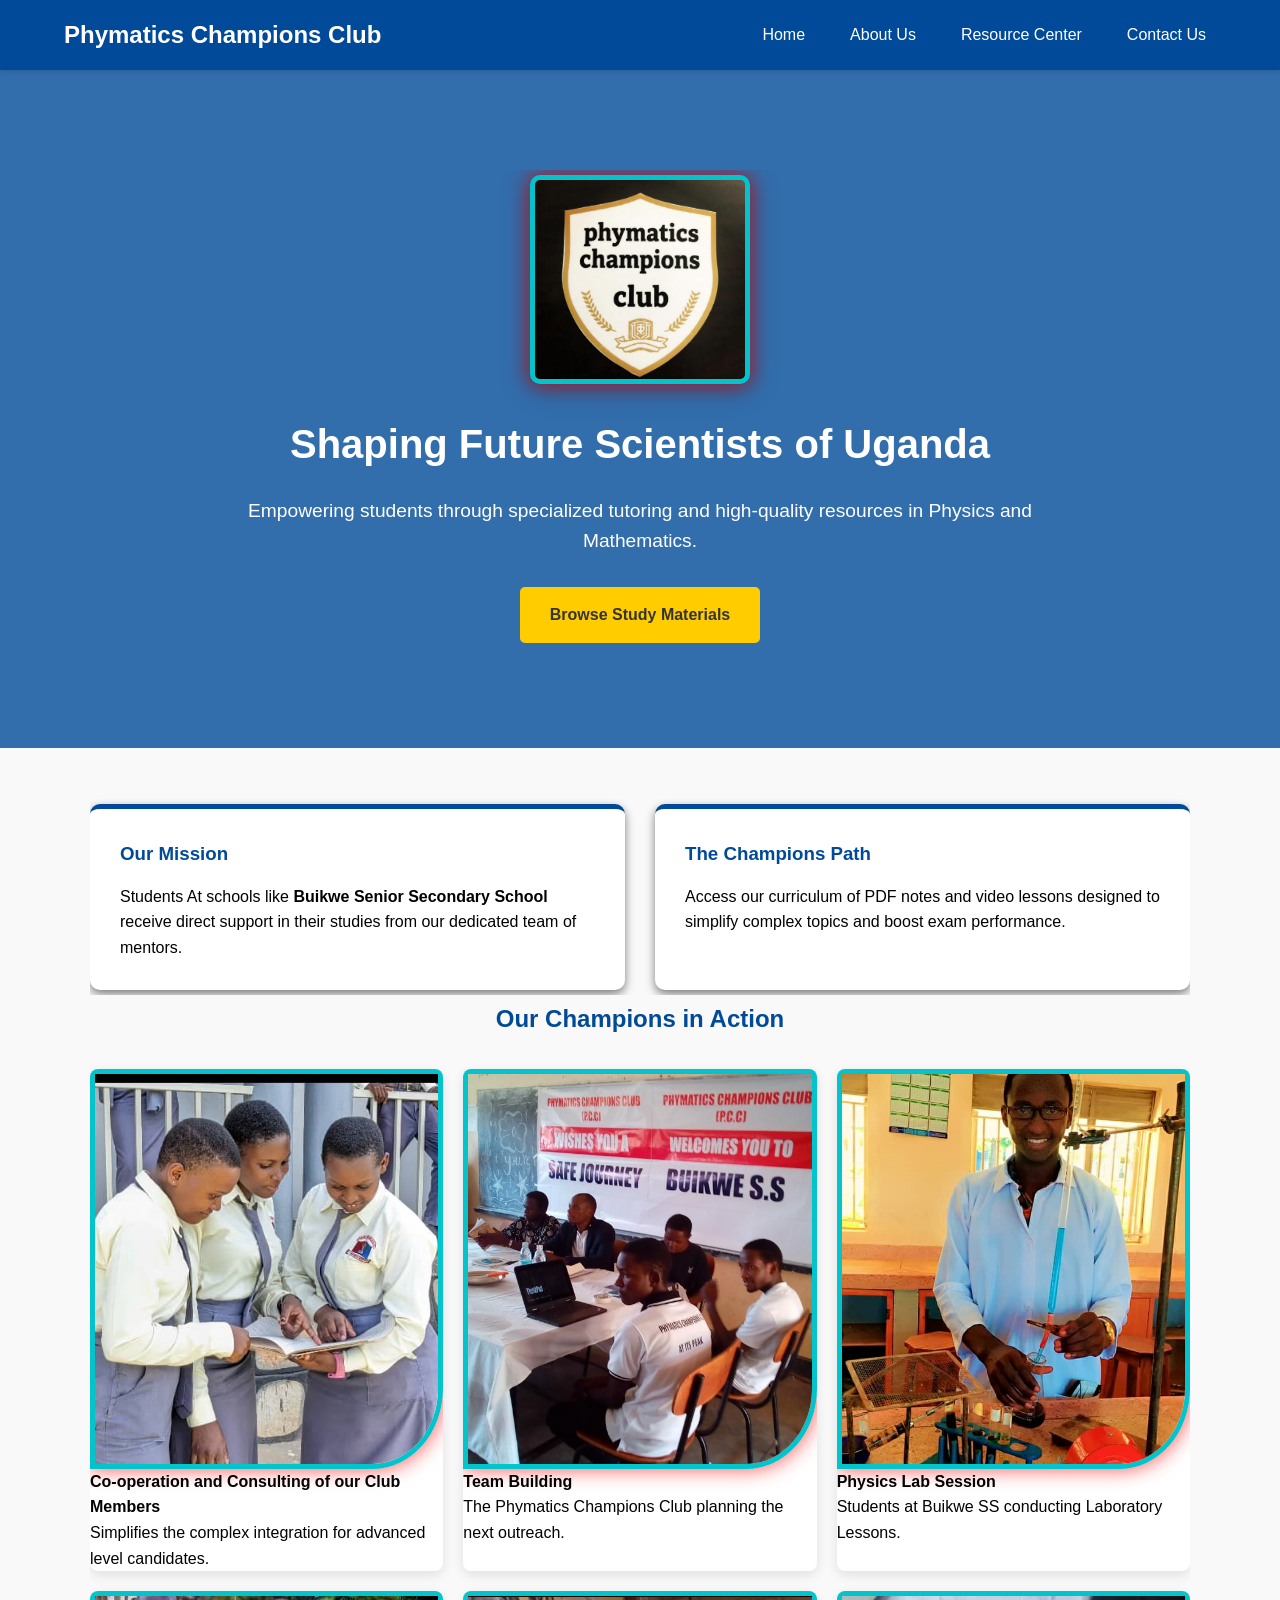
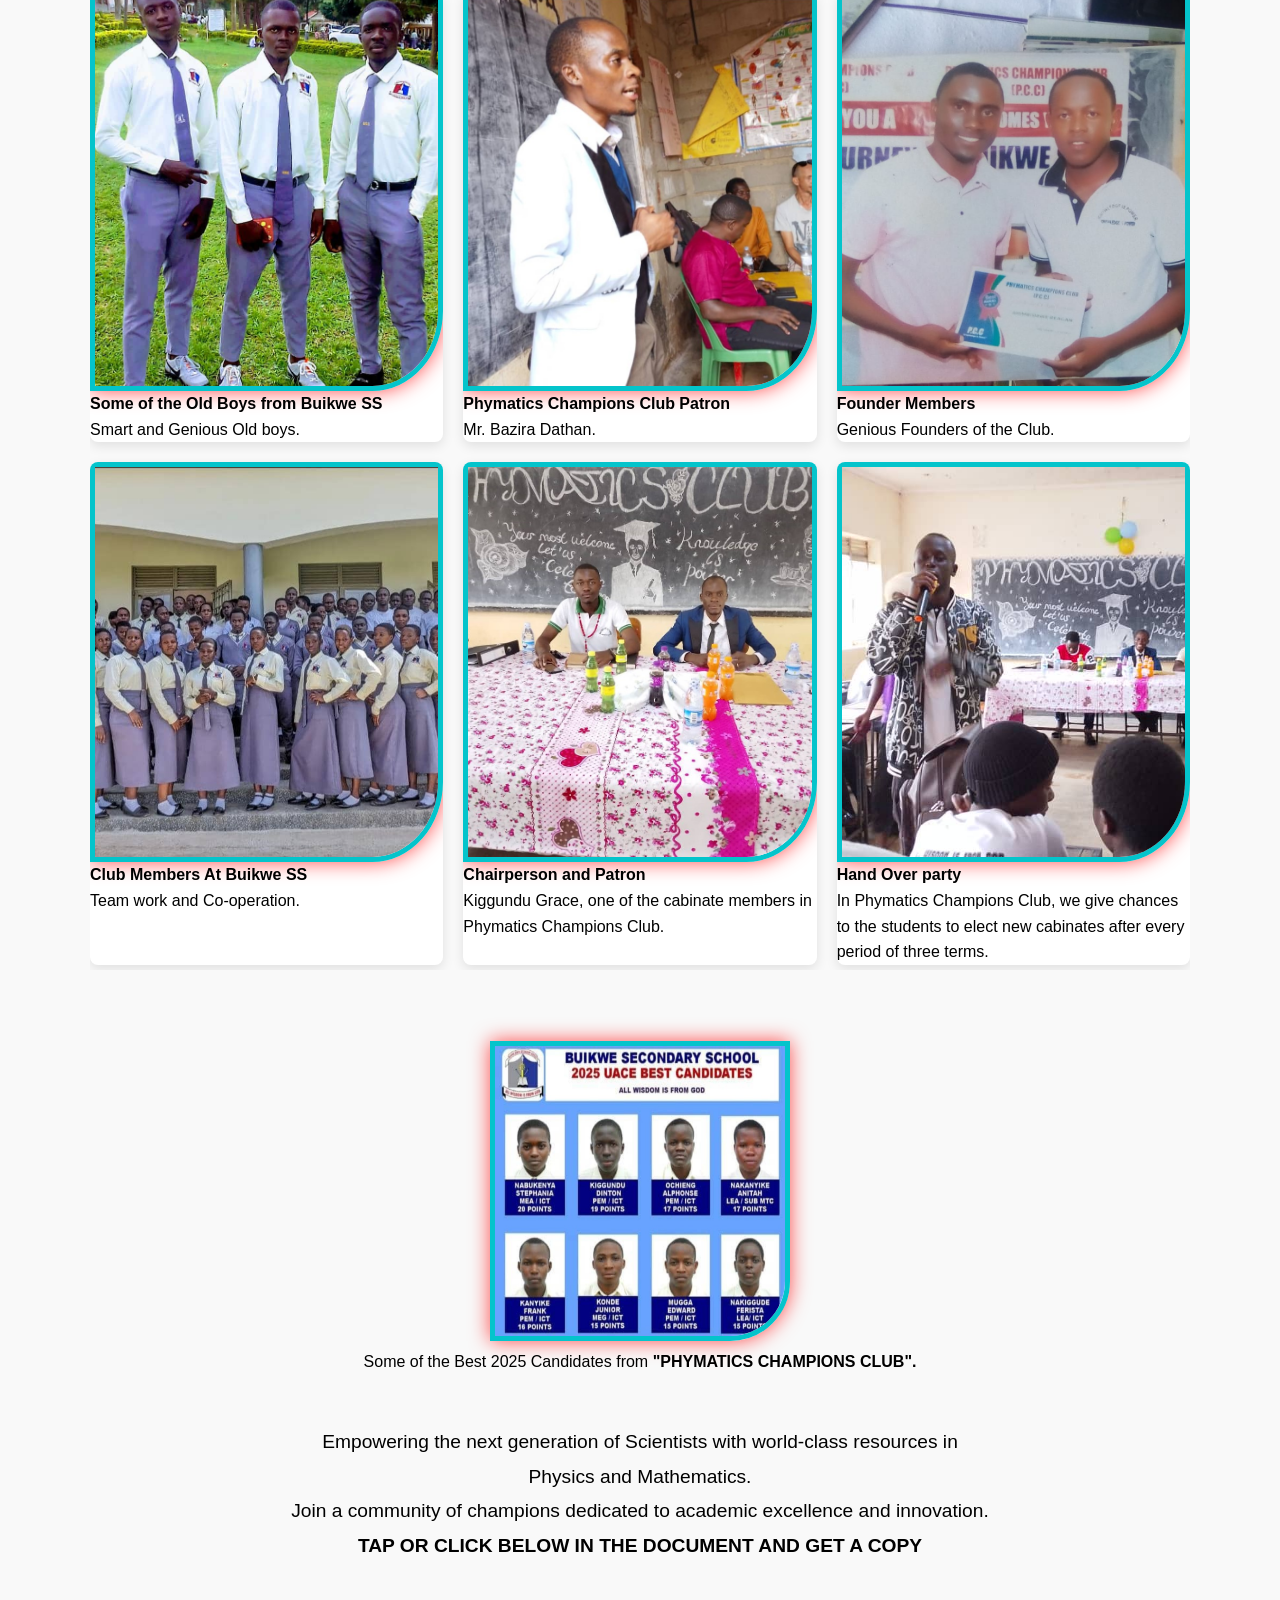
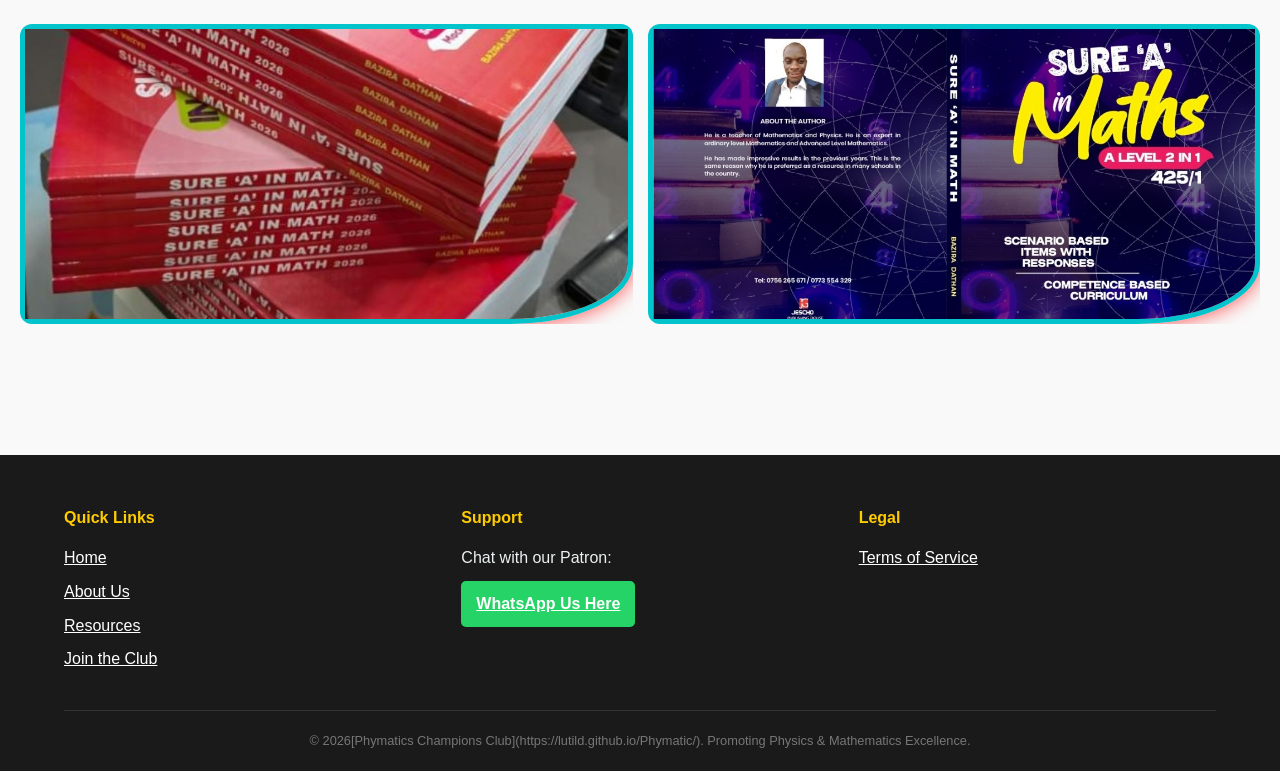
<file: index.html>
<!DOCTYPE html>
<html lang="en">
<head>
    <meta charset="UTF-8">
    <meta name="viewport" content="width=device-width, initial-scale=1.0">
    <title>Phymatics Champions Club</title>
    <style>
        /* General Styles */
        * { box-sizing: border-box; margin: 0; padding: 0; }
        body { font-family: 'Segoe UI', Tahoma, Geneva, Verdana, sans-serif; line-height: 1.6; background: #f9f9f9; }

        /* Header Navigation */
        header {
            background: #004a99;
            color: #fff;
            padding: 1rem 5%;
            display: flex;
            justify-content: space-between;
            align-items: center;
            position: sticky;
            top: 0;
            z-index: 1000;
            box-shadow: 0 2px 5px rgba(0, 0, 0, 0.1);
        }
        .logo { font-size: 1.5rem; font-weight: bold; }
        .nav-links { list-style: none; display: flex; }
        .nav-links li { margin-left: 25px; position: relative; }
        .nav-links a { color: white; text-decoration: none; font-weight: 500; transition: 0.3s; }
        .nav-links a:hover { color: #ffcc00; }

        /* Shared Styles from previous steps */
        *{ box-sizing: border-box; margin: 0; padding: 0; }
        body { font-family: 'Segoe UI', Tahoma, Geneva, Verdana, sans-serif; line-height: 1.6; background: #f9f9f9; }

        /* Navigation (Same as provided previously) */
        header { background: #004a99; color: #fff; padding: 1rem 5%; display: flex; justify-content: space-between; align-items: center; position: sticky; top: 0; z-index: 1000; box-shadow: 0 2px 5px rgba(0, 0, 0, 0.1); }
        .logo-container { display: flex; align-items: center; gap: 10px; }
        .logo-img { height: 45px; width: 45px; background: #fff; border-radius: 50%; padding: 5px; } /* Placeholder for actual logo */
        .nav-links { list-style: none; display: flex; }
        .nav-links a { color: white; text-decoration: none; padding: 10px; font-weight: 500; }

        /* Hero Section */
        .hero { background: linear-gradient(rgba(0, 74, 153, 0.8), rgba(0, 74, 153,0.8)), url('https://via.placeholder.com') center/cover; color: white; padding: 100px 5%; text-align: center; }
        .hero h2 { font-size: 2.5rem; margin-bottom: 20px; }
        .hero p { font-size: 1.2rem; max-width: 800px; margin: 0 auto 30px; }
        .cta-button { background: #ffcc00; color: #333; padding: 15px 30px; text-decoration: none; font-weight: bold; border-radius: 5px; display: inline-block; transition: 0.3s; }
        .cta-button:hover { background: #e6b800; transform: scale(1.05); }

        /* Hero Logo Styling */
        .hero-logo-box {
            margin-bottom: 20px;
        }

        .hero-logo {
            width: 220px; /* Adjust size as needed */
            height: auto;
            filter: drop-shadow(0px 4px 10px rgba(0,0,0,0.3)); /* Makes logo pop */
            border-radius: 10px;
        }

        /* Content Section */
        .section { padding: 60px 5%; }
        .container { max-width: 1100px; margin: 0 auto; }
        .grid { display: grid; grid-template-columns: repeat(auto-fit, minmax(300px, 1fr));gap: 30px; }
        .card { background: white; padding: 30px; border-radius: 10px; box-shadow: 0 4px 10px rgba(0, 0, 0, 0.5); border-top: 5px solid #004a99; }
        .card h3 { color: #004a99; margin-bottom: 15px; }

        /* Dropdown Styling */
        .dropdown-content {
            display: none;
            position: absolute;
            background: #fff;
            min-width: 180px;
            box-shadow: 0 8px 16px rgba(0, 0, 0, 0.2);
            top: 100%;
            left: 0;
        }

        .dropdown-content a { color: #333; padding: 12px 16px; display: block; }
        .dropdown-content a:hover { background: #f1f1f1; color: #004a99; }
        .dropdown:hover .dropdown-content { display: block; }

        /* Photo Grid Styling */
        .photo-grid {
            display: grid;
            grid-template-columns: repeat(auto-fit, minmax(280px, 1fr));
            gap: 20px;
        }

        .photo-card {
            background: white;
            border-radius: 8px;
            overflow: hidden;
            box-shadow: 0 4px 12px rgba(0, 0, 0, 0.1);
            transition: transform 0.3s ease;
        }

        .photo-card:hover {
            transform: translateY(-5px);
        }

        .photo-card img {
            width: 100%;
            height: 400px;
            object-fit: cover; /* Ensures images are cropped neatly */
            display: block;
        }

        .caption {
            padding: 15px;
        }

        .caption h4 {
            color: #004a99;
            margin-bottom: 5px;
            font-size: 1.1rem;
            text-align: center;
        }

        .caption p {
            font-size: 0.9rem;
            color: #666;
            line-height: 1.4;
            text-align: center;
        }

        img {
            width: 300px;
            height: 300px;
            border: 5px solid #04c4cb;
            border-bottom-right-radius: 20%;
            box-shadow: 0 0 20px rgba(255, 0, 0, 0.7);
        }

        /* Layout Grid */
        .grid-container {
            display: grid;
            grid-template-columns: repeat(auto-fit, minmax(300px, 1fr));
            gap: 15px;
            padding: 20px;
        }

        /* Individual Item */
        .grid-item {
            position: relative;
            overflow: hidden;
            border-radius: 12px; /* smooth corners for the image only */
            height: 300px;
        }

        .grid-img {
            width: 100%;
            height: 100%;
            object-fit: cover;
            transition: transform 0.5s ease;
        }

        /* Clickable Caption Overlay */
        .caption-overlay {
            position: absolute;
            top: 0;
            left: 0;
            width: 100%;
            height: 100%;
            background: rgba(0, 74, 153, 0.7); /* Club Blue  with transparency */
            display: flex;
            align-items: center;
            justify-content: center;
            text-align: center;
            text-decoration: none; /* Removes underline from link */
            opacity: 0; /* Hidden by default */
            transition: opacity 0.3s ease;
        }

        .grid-item:hover .caption-overlay {
            opacity: 1; /* Shows on hover */
        }

        .grid-item:hover .grid-img {
            transform: scale(1.1); /* Zoom effect behind the caption */
        }

        /* Caption Content */
        .caption-text {
            color: white;
            padding: 20px;
        }

        .caption-text h4 {
            margin-bottom: 10px;
            font-size: 1.4rem;
            color: #ffcc00; /* Gold heading */
        }

        .caption-text p {
            font-size: 0.95rem;
            margin-bottom: 15px;
        }

        .phone-link {
            display: inline-block;
            background: white;
            color: #004a99;
            padding: 8px 15px;
            border-radius: 5px;
            font-weight: bold;
            font-size: 0.9rem;
        }

        .container {
            overflow: hidden;
            width: 100%;
            padding: 5px 0;
        }

        .wrapper {
            display: grid;
            align-content: center;
            grid-auto-flow: column;
            grid-auto-columns: 16rem;
            gap: 5rem;
            animation: animate 15s linear infinite;
        }
        
        @keyframes animate {
            to {
                transform: translateX(calc(-5 * (16rem - 1)));
            }
        }

        /* Footer Styling */
        footer {
            background: #1a1a1a;
            color: #ecf0f1;
            padding: 50px 5% 20px;
            margin-top: 60px;
        }

        .footer-grid {
            display: grid;
            grid-template-columns: repeat(auto-fit, minmax(200px, 1fr));
            gap: 40px;
            margin-bottom: 30px;
        }
        .footer-section h4 { color: #ffcc00; margin-bottom: 15px; }
        .footer-section ul { list-style: none; }
        .footer-section ul li { margin-bottom: 8px; }
        .footer-section a { color: #fff; text-decoration: underline; }

        /* WhatsApp Button */
        .whatsapp-link {
            display: inline-flex;
            align-items: center;
            background: #25D366;
            color: white !important;
            padding: 10px 15px;
            border-radius: 5px;
            text-decoration: none;
            font-weight: bold;
            margin-top: 5px;
        }
    </style>
</head>
<body>
    
    <!-- Header Navigation -->
    <header>
        <div class="logo">Phymatics Champions Club</div>
        <nav>
            <ul class="nav-links">
                <li><a href="index.html">Home</a></li>
                <li><a href="about.html">About Us</a></li>
                <li class="dropdown">
                    <a href="#">Resource Center</a>
                    <div class="dropdown-content">
                        <a href="physics-lib.html">Physics Library</a>
                        <a href="math-lib.html">Math Library</a>
                        <a href="tutorials-lib.html">Video Tutorials</a>
                    </div>
                </li>
                
                <li><a href="contact.html">Contact Us</a></li>
            </ul>
        </nav>
    </header>

    <!-- Hero Section -->
    <section class="hero">
        <div class="container">
            <!-- Logo Image Added Here -->
            <div class="hero-logo-box">
                <img src="logo/logo.jpg" alt="Phymatic Champions Club Logo" class="hero-logo">
            </div>

            <h2>Shaping Future Scientists of Uganda</h2>
            <p>Empowering students through specialized tutoring and high-quality resources in Physics and Mathematics.</p>
            <a href="resources.html" class="cta-button">Browse Study Materials</a>
        </div>
    </section><br><br>

    <!-- Main Content -->
    <section class="section container" id="about">
        <div class="grid">
            <div class="card">
                <h3>Our Mission</h3>
                <p>Students At schools like <strong>Buikwe Senior Secondary School</strong> receive direct support in their studies from our dedicated team of mentors.</p>
            </div>
            <div class="card">
                <h3>The Champions Path</h3>
                <p>Access our curriculum of PDF notes and video lessons designed to simplify complex topics and boost exam performance.</p>
            </div>
        </div>
    </section>

    <!-- Gallery Section -->
    <section class="section container" id="gallery">
        <h2 style="text-align: center; color: #004a99; margin-bottom: 30px;">Our Champions in Action</h2>
        <div class="photo-grid">

            <!-- Photo Item 1 -->
            <div class="photo-card">
                <img src="imgs/reading.jpg" alt="students Reading">
                <h4>Co-operation and Consulting of our Club Members</h4>
                <p>Simplifies the complex integration for advanced level candidates.</p>
            </div>
            
            <!-- Photo Item 2 -->
            <div class="photo-card">
                <img src="imgs/handover.jpg" alt="students Reading">
                <h4>Team Building</h4>
                <p>The Phymatics Champions Club planning the next outreach.</p>
            </div>

            <!-- Photo Item 3 -->
            <div class="photo-card">
                <img src="imgs/lab.jpg" alt="students Reading">
                <h4>Physics Lab Session</h4>
                <p>Students at Buikwe SS conducting Laboratory Lessons.</p>
            </div>

            <!-- Photo Item 4 -->
            <div class="photo-card">
                <img src="imgs/obs.jpg" alt="students Reading">
                <h4>Some of the Old Boys from Buikwe SS</h4>
                <p>Smart and Genious Old boys. </p>
            </div>

            <!-- Photo Item 5 -->
            <div class="photo-card">
                <img src="imgs/patron.jpg" alt="students Reading">
                <h4>Phymatics Champions Club Patron</h4>
                <p>Mr. Bazira Dathan.</p>
            </div>

            <!-- Photo Item 6 -->
            <div class="photo-card">
                <img src="imgs/reg.jpg" alt="students Reading">
                <h4>Founder Members</h4>
                <p>Genious Founders of the Club.</p>
            </div>

            <!-- Photo Item 7 -->
            <div class="photo-card">
                <img src="imgs/gather.jpg" alt="students Reading">
                <h4>Club Members At Buikwe SS</h4>
                <p>Team work and Co-operation.</p>
            </div>

            <!-- Photo Item 8 -->
            <div class="photo-card">
                <img src="imgs/CHAIRPERSON.jpg" alt="students Reading">
                <h4>Chairperson and Patron</h4>
                <p>Kiggundu Grace, one of the cabinate members in Phymatics Champions Club.</p>
            </div>

            <!-- Photo Item 9 -->
            <div class="photo-card">
                <img src="imgs/PARTY TIME.jpg" alt="students Reading">
                <h4>Hand Over party</h4>
                <p>In Phymatics Champions Club, we give chances to the students to elect new cabinates after every period of three terms.</p>
            </div>
        </div>
    </section><br><br>

    <div style="text-align: center; margin-top: 20px; transition: 0.4s ease-in-out;">
        <img src="imgs/candidates.jpg" alt="students Reading">
        <p>Some of the Best 2025 Candidates from <strong>"PHYMATICS CHAMPIONS CLUB".</strong></p><br><br>
    </div>
    <style>
        /* --- PARAGRAPH STYLE --- */
        .champion-desc {
            font-family: 'Segoe UI', Tahoma, Geneva, Verdana, sans-serif;
            font-size: 1.2rem;  /* Slightly larger than normal text */
            line-height: 1.8;   /* Extra breathing room between lines */
            color: #000000;   /* Soft Blue-Grey (Easy on eyes) */

            text-align: center;  /* Centered alignment */
            max-width: 700px;    /* Prevents text from stretching too wide */
            margin: 0 auto 40px auto;/* Centers the block & adds bottom space */
        }
    </style>
    <p class="champion-desc">
        Empowering the next generation of Scientists with world-class resources in Physics and Mathematics.<br>
        Join a community of champions dedicated to academic excellence and innovation.<br>
        <strong>TAP OR CLICK BELOW IN THE DOCUMENT AND GET A COPY</strong>
    </p>
 

    <section class="grid-container">
        <!-- Image Item 1 -->
        <div class="grid-item">
            <img src="imgs/math 2.jpg" class="grid-img">
            <h4>SURE "A" IN MATHS.</h4>
            <a href="https://wa.me/+256773554329" class="caption-overlay">
                <div class="caption-text">
                    <p>WhatsApp Us</p>
                    <span class="phone-link">+256 773 554329</span>
                </div>
            </a>
            <p>Click to have a book at affordable Price.</p><br><br>
        </div>

         <!-- Image Item 1 -->
        <div class="grid-item">
            <img src="imgs/maths.jpg" class="grid-img">
            <h4>SURE "A" IN MATHS.</h4>
            <a href="https://wa.me/+256773554329" class="caption-overlay">
                <div class="caption-text">
                    <p>WhatsApp Us</p>
                    <span class="phone-link">+256 773 554329</span>
                </div>
            </a>
            <p>Click to have a book at affordable Price.</p>
        </div>
    </section><br><br>
   
    

    <!-- Footer Navigation -->
    <footer>
        <div class="footer-grid">
            <div class="footer-section">
                <h4>Quick Links</h4>
                <ul>
                    <li><a href="index.html">Home</a></li>
                    <li><a href="about.html">About Us</a></li>
                    <li><a href="resources.html">Resources</a></li>
                    <li><a href="contact.html">Join the Club</a></li>
                </ul>
            </div>
            <div class="footer-section">
                <h4>Support</h4>
                <p>Chat with our Patron:</p>
                <a href="https://wa.me/256773554329" class="whatsapp-link" style="margin-top: 10px;">WhatsApp Us Here</a>
            </div>
            <div class="footer-section">
                <h4>Legal</h4>
                <ul>
                    
                    <li><a href="terms.html">Terms of Service</a></li>
        
                </ul>
            </div>
        </div>
        <hr style="border: 0; border-top: 1px solid #333; margin-bottom: 20px;">
        <p style="text-align: center; font-size: 0.8rem; color: #777;">
            &copy; 2026[Phymatics Champions Club](https://lutild.github.io/Phymatic/). Promoting Physics & Mathematics Excellence.
        </p>
    </footer>

</body>
</html>
</file>
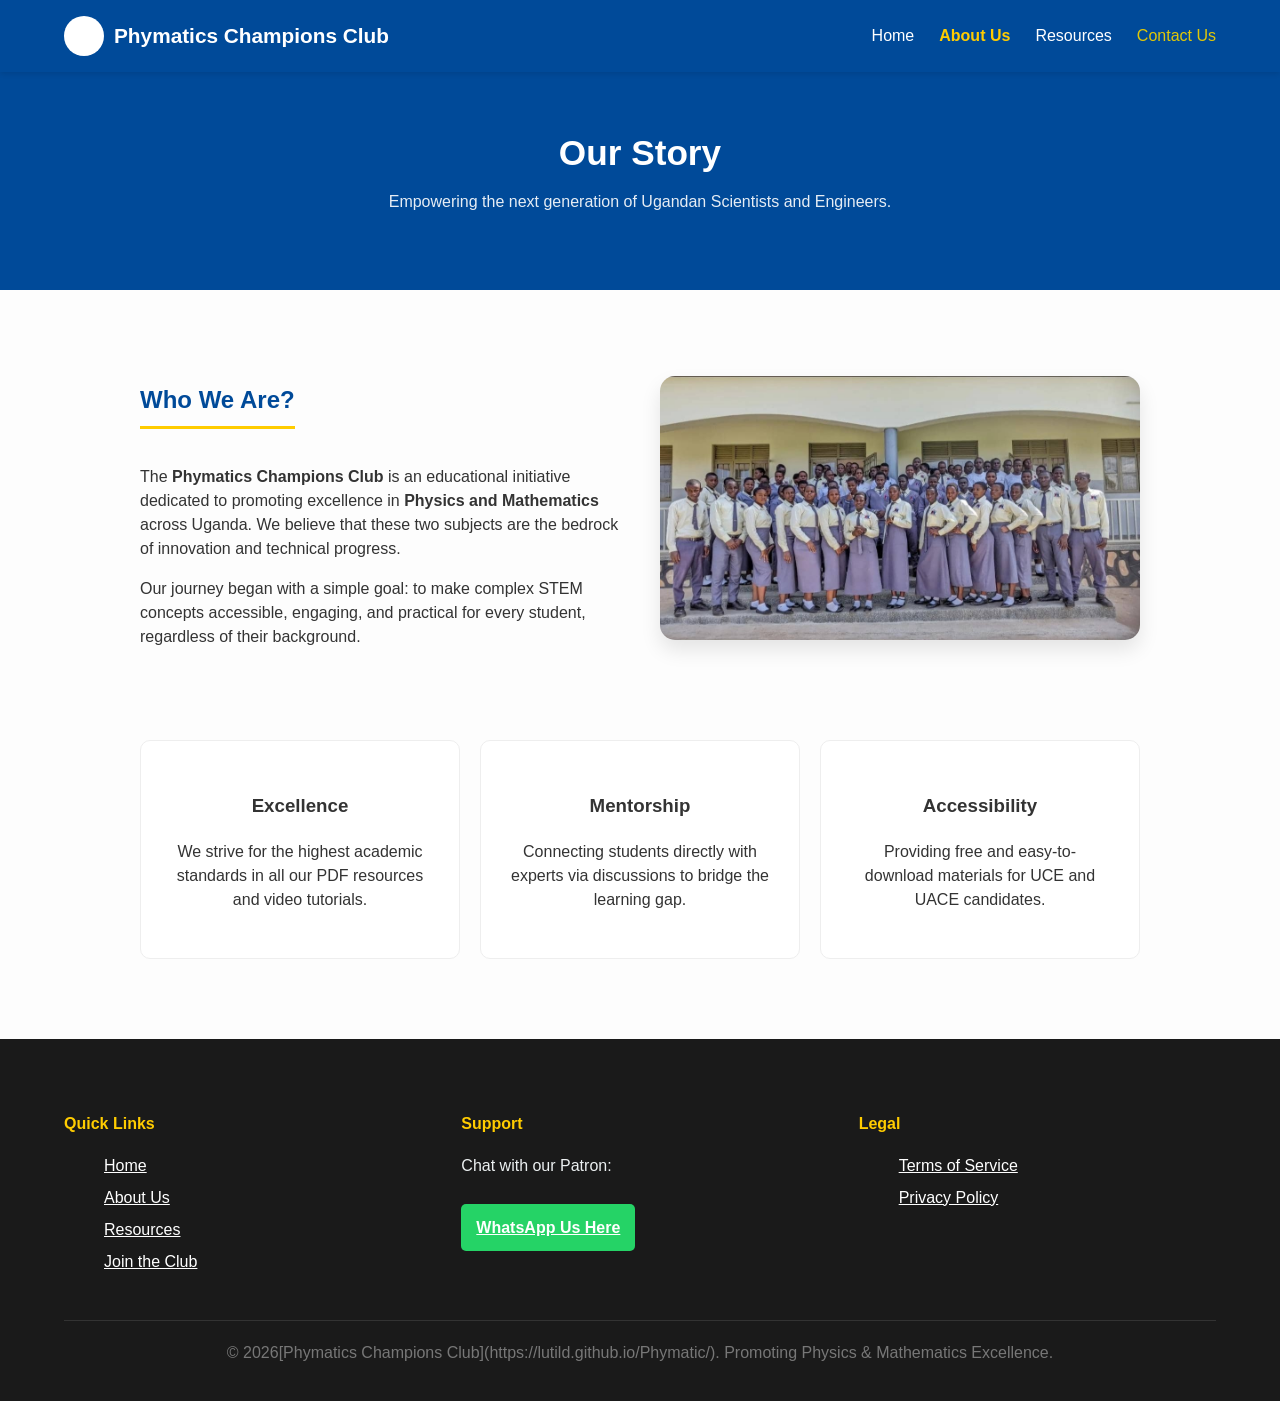
<file: about.html>
<!DOCTYPE html>
<html lang="en">
<head>
    <meta charset="UTF-8">
    <meta name="viewport" content="width=device-width, initial-scale=1.0">
    <title>About Us | Phymatics Champions Club</title>
    <style>
        /* Base Styling */
        body { font-family: 'Segoe UI', Tahoma, Geneva, Verdana, sans-serif; line-height: 1.7; color: #333; background: #fdfdfd; margin: 0; }
        .container { max-width: 1000px; margin: 0 auto; padding: 40px 20px; }

        /* Header Section */
        .about-header { background: #004a99; color: white; text-align: center; padding: 60px 20px; }
        .about-header h1 { font-size: 2.5rem; margin: 0; }
        .about-header p { font-size: 1.1rem; opacity: 0.9; }

        /* Dropdown Container */
        .dropdown {
            position: relative;
            display: inline-block;
        }

        /* Drop Content (Hidden by Default) */
        .dropdown-content {
            display: none;
            position: absolute;
            background-color: #ffffff;
            min-width: 200px;
            box-shadow: 0px 8px 16px 0px rgba(0,0,0,0.2);
            z-index: 1;
            border-radius: 8px;
            top: 100%; /* Sits exactly below the nav link */
            left: 0;
            overflow: hidden;
        }

        /* Links inside the dropdown */
        .dropdown-content a {
            color: #333 !important; /* Dark text for readability on white bg */
            padding: 12px 16px;
            text-decoration: none;
            display: block;
            font-size: 0.9rem;
            transition: background 0.3s;
        }

        /* Change color on hover */
        .dropdown-content a:hover {
            background-color: #f1f1f1;
            color: #004a99 !important; /* Club Blue */
        }

        /* Show the dropdown menu on hover */
        .dropdown:hover .dropdown-content {
            display: block;
        }

        /* Arrow indicator tweak */
        .dropdown:hover {
            color: #ffcc00 !important; /* Turns Gold on hover */
        }

        /*Story Section */
        .content-section { display: grid; grid-template-columns: 1fr 1fr; gap: 40px; align-items: center; margin-top: 50px; }
        .content-text h2 { color: #004a99; border-bottom: 3px solid #ffcc00; display: inline-block; padding-bottom: 5px; }
        .content-img img { width: 100%; border-radius: 15px; box-shadow: 0 10px 20px rgba(0,0,0,0.1); }

        /* Core Values Grid */
        .values-grid { display: grid; grid-template-columns: repeat(auto-fit, minmax(250px, 1fr)); gap: 20px; margin-top: 50px; }
        .value-card { background: white; padding: 30px; border-radius: 10px; border: 1px solid #eee; text-align: center;transition: 0.3s; }
        .value-card:hover { border-color: #004a99; transform: translateY(-5px); }
        .value-card i { font-size: 2rem; color: #ffcc00; display: block; margin-bottom: 15px; }

        /* Partner Section */
        .partners { background: #f0f4f8; padding: 40px; border-radius: 15px; margin-top: 60px; text-align: center; }
        .partners h3 { color: #004a99; }

        /* Footer Styling */
        footer {
            background: #1a1a1a;
            color: #ecf0f1;
            padding: 50px 5% 20px;
            margin-top: 60px;
        }

        .footer-grid {
            display: grid;
            grid-template-columns: repeat(auto-fit, minmax(200px, 1fr));
            gap: 40px;
            margin-bottom: 30px;
        }
        .footer-section h4 { color: #ffcc00; margin-bottom: 15px; }
        .footer-section ul { list-style: none; }
        .footer-section ul li { margin-bottom: 8px; }
        .footer-section a { color: #fff; text-decoration: underline; }

        /* WhatsApp Button */
        .whatsapp-link {
            display: inline-flex;
            align-items: center;
            background: #25D366;
            color: white !important;
            padding: 10px 15px;
            border-radius: 5px;
            text-decoration: none;
            font-weight: bold;
            margin-top: 5px;
        }

        /* =========================================
           MOBILE RESPONSIVE PATCH (Universal Fix)
           =========================================

        /* 1. SCREEN SIZE: TABLETS & PHONES (Below 768px) */
        @media (max-width: 7688px) {

            /* --- LAYOUT RESET --- */
            body {
                flex-direction: column; /* Stack Sidebar on top of Content */
                height: auto; /* Allow scrolling */
                overflow-y: auto;
            }

            /* --- SIDEBAR TRANSFORM (Hamburger or Top Bar) --- */
            .sidebar, .glass.sidebar, nav.sidebar {
                width: 100%; /* Full width */
                height: auto; /* Auto height */
                position: relative;
                padding: 15px;
                flex-direction: row; /* Horizontal items */
                justify-content: space-between;
                align-items: center;
                overflow-x: auto; /* Scroll sideways if menu is long */
                border-right: none;
                border-bottom: 1px solid rgba(255,255,255,0.1);
            }

            /* Hide extra text in sidebar on mobile to save space */
            .sidebar p, .sidebar small, .footer-note {
                display: none;
            }

            /* --- MAIN CONTENT FIXES --- */
            .main-content, .main-view, .legal-container, .container {
                padding: 20px 15px !important; /* Smaller padding */
                width: 100% !important;
            }

            /* --- GRIDS (Forces Single Column) --- */
            .grid, .grid-container, .upload-grid, .container {
                display: flex !important;
                flex-direction: column !important;
                gap: 25px !important;
            }

            /* --- TYPOGRAPHY SCALING --- */
            h1, .champion-title {
                font-size: 2.2rem !important; /* Shrink big titles */
                line-height: 1.2;
            }

            h2 { font-size: 1.5rem !important; }

            p, li {
                font-size: 1rem !important;
                line-height: 1.5;
            }

            /* --- TOUCH TARGETS (Makes buttons finger-friendly) --- */
            button, .btn, .nav-btn, input, select {
                min-height: 48px; /* Apple's recommended touch size */
                font-size: 16px !important; /* Prevents zooming on iPhone */
            }

            /* --- SPECIFIC PAGE FIXES --- */

            /* Fix the "Contact" Grid */
            .contact-item {
                flex-direction: column;
                text-align: center;
            }
            .icon-box { margin: 0 auto 10px auto; }

            /* Fix the "Video Player" */
            .cinema-stage {
                margin-bottom: 20px;
                padding: 10px;
            }

            /* Fix the "Upload Zone" */
            .drop-zone, .drop-box {
                height: 150px; /* Shorter on phone */
            }
        }

        /* 2. EXTRA SMALL PHONES (Below 400px) */
        @media (max-width: 400px) {
            .logo { font-size: 1.2rem; }
            h1 { font-size: 1.8rem !important; }
            .sidebar { flex-wrap: wrap; } /* Allow menu to wrap lines */

            /* 1. Hide Desktop Nav */
            .desktop-nav { display: none; }

            /* 2. Show Mobile Toggle Button */
            .mobile-toggle { display: block; }

            /* 3. Adjust Logo Size */
            .logo { font-size: 1.3rem; }

            /* 4. Container Padding */
            .nav-container { padding: 0 15px; }
        }
    </style>
</head>
<body>
    <!-- Header Navigation -->
    <header style="background: #004a99; color: #fff; padding: 1rem 5%; display: flex; justify-content: space-between; align-items: center; position: sticky; top: 0; z-index: 1000; box-shadow: 0 2px 5px rgba(0,0,0,0.1);">
        <div style="display: flex; align-items: center; gap: 10px;">
            <div style="height: 40px; width: 40px; background: #fff; border-radius: 50%; display: flex; align-items: center; justify-content: center; font-size: 1.2rem;"></div>
            <div style="font-size: 1.3rem; font-weight: bold;"> Phymatics Champions Club</div>
        </div>
        <nav>
            <ul style="list-style: none; display: flex; margin: 0; align-items: center;">
                <li style="margin-left: 25px;"><a href="index.html" style="color: white; text-decoration: none; font-weight: 500;">Home</a></li>
                <li style="margin-left: 25px;"><a href="about.html" style="color: #ffcc00; text-decoration: none; font-weight: bold;">About Us</a></li>

                <!-- Resource Dropdown -->
                <li class="dropdown" style="margin-left: 25px; position: relative;">
                    <a href="#" style="color: white; text-decoration: none;">Resources</a>

                    <!-- The Hidden Menu -->
                    <div class="dropdown-content">
                        <a href="physics-lib.html">Physics Library</a>
                        <a href="math-lib.html">Math Library</a>
                        <a href="tutorials-lib.html">Video Tutorials</a>
                    </div>
                </li>
                <li style="margin-left: 25px;"><a href="contact.html" style="color: rgb(225, 200, 7); text-decoration: none; font-weight: 500;">Contact Us</a></li>

            </ul>
        </nav>
    </header>

    <div class="about-header">
        <h1>Our Story</h1>
        <p>Empowering the next generation of Ugandan Scientists and Engineers.</p>
    </div>

    <div class="container">
        <!-- Mission & Vision -->
        <div class="content-section">
            <div class="content-text">
                <h2>Who We Are?</h2>
                <p>The <strong>Phymatics Champions Club</strong> is an educational initiative dedicated to promoting excellence in <strong>Physics and Mathematics</strong> across Uganda. We believe that these two subjects are the bedrock of innovation and technical progress.</p>
                <p>Our journey began with a simple goal: to make complex STEM concepts accessible, engaging, and practical for every student, regardless of their background.</p>
            </div>
            <div class="content-img">
                <img src="imgs/gather.jpg" alt="Phymatics Students in Uganda">
            </div>
        </div>
        <!-- Core Values -->
        <div class="values-grid">
            <div class="value-card">
                <h3>Excellence</h3>
                <p>We strive for the highest academic standards in all our PDF resources and video tutorials.</p>
            </div>
            <div class="value-card">
                <h3>Mentorship</h3>
                <p>Connecting students directly with experts via discussions to bridge the learning gap.</p>
            </div>
            <div class="value-card">
                <h3>Accessibility</h3>
                <p>Providing free and easy-to-download materials for UCE and UACE candidates.</p>
            </div>
        </div>
    </div>

    <!-- Footer Navigation -->
    <footer>
        <div class="footer-grid">
            <div class="footer-section">
                <h4>Quick Links</h4>
                <ul>
                    <li><a href="index.html">Home</a></li>
                    <li><a href="about.html">About Us</a></li>
                    <li><a href="resources.html">Resources</a></li>
                    <li><a href="join.html">Join the Club</a></li>
                </ul>
            </div>
            <div class="footer-section">
                <h4>Support</h4>
                <p>Chat with our Patron:</p>
                <a href="https://wa.me/256773554329" class="whatsapp-link" style="margin-top: 10px;">WhatsApp Us Here</a>
            </div>
            <div class="footer-section">
                <h4>Legal</h4>
                <ul>
                    <li><a href="terms.html">Terms of Service</a></li>
                    <li><a href="privacy.html">Privacy Policy</a></li>
                </ul>
            </div>
        </div>
        <hr style="border: 0; border-top: 1px solid #333; margin-bottom: 20px;">
        <p style="text-align: center; font-size: 0.8rem; color: #777;">
            &copy; 2026[Phymatics Champions Club](https://lutild.github.io/Phymatic/). Promoting Physics & Mathematics Excellence.
        </p>
    </footer>

</body>
</html>
</file>
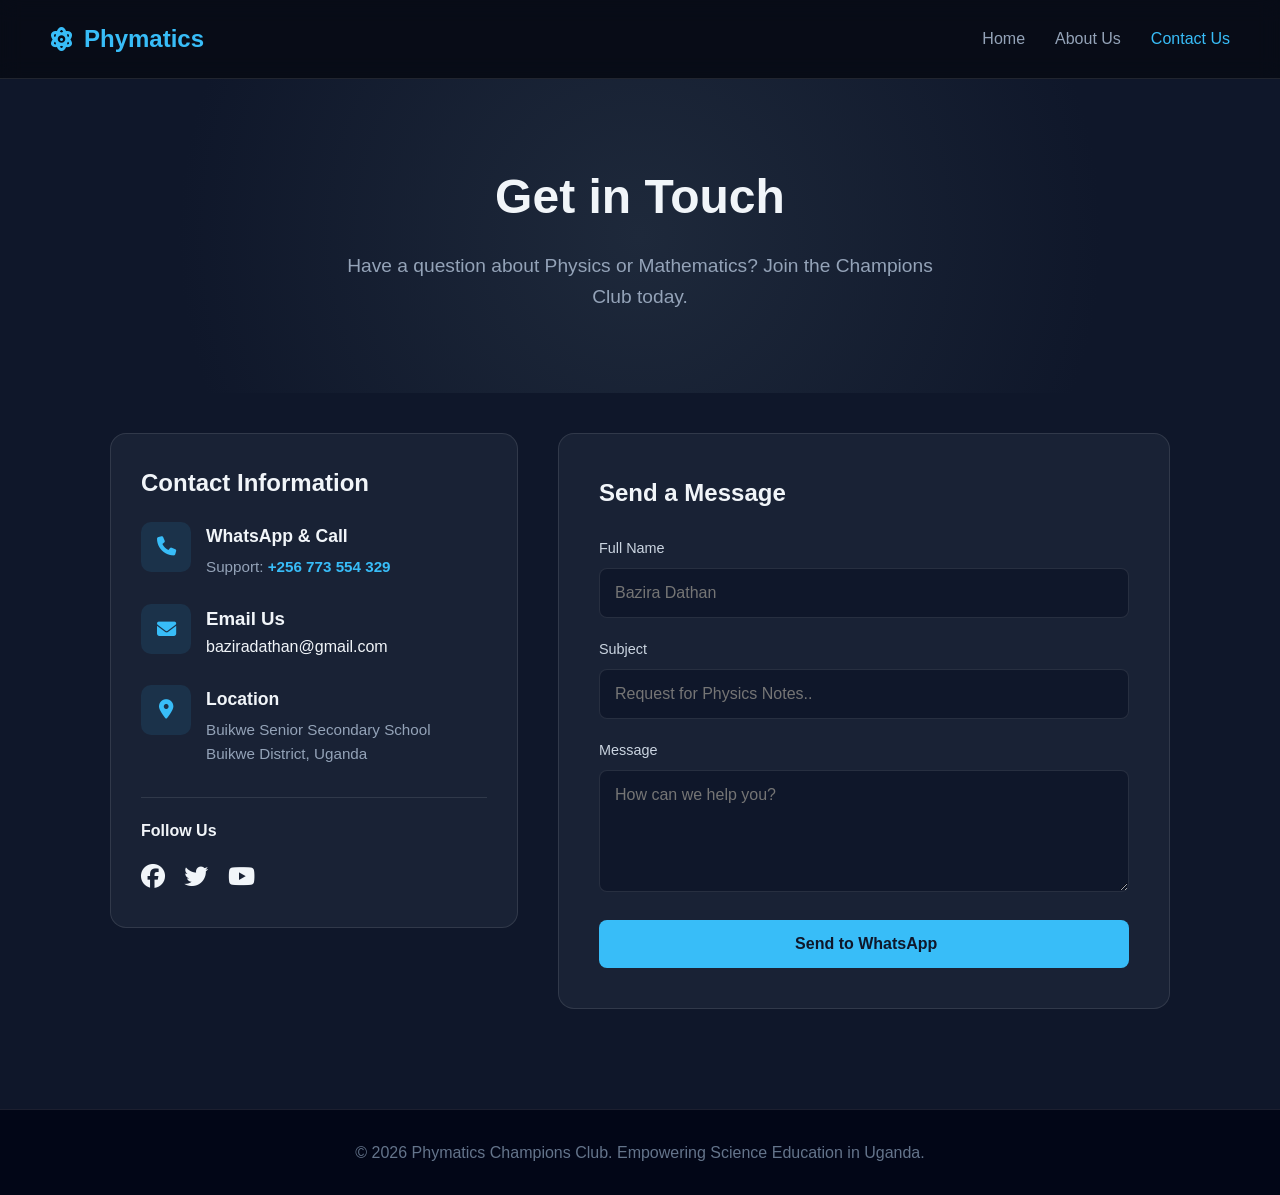
<file: contact.html>
<!DOCTYPE html>
<html lang="en">
<head>
    <meta charset="UTF-8">
    <meta name="viewport" content="width=device-width, initial-scale=1.0">
    <title>Contact Phymatics Champions Club</title>
    <link rel="stylesheet" href="https:cdnjs.cloudflare.com/ajax/libs/font-awesome/6.4.0/css/all.min.css">

    <style>
        /* --- 1. GLOBAL THEME --- */
        :root {
            --bg: #0f172a;      /* Deep Blue Background */
            --glass: rgba(30, 41, 59, 0.7);
            --border: rgba(255, 255, 255, 0.1);
            --accent: #38bdf8; /* Cyan/Blue */
            --text: #f1f5f9;
            --success: #22c55e;
        }

        * { margin: 0; padding: 0; box-sizing: border-box; font-family: 'Segoe UI', Tahoma, Geneva, Verdana, sans-serif; }

        body {
            background-color: var(--bg);
            color: var(--text);
            line-height: 1.6;
        }

        a { text-decoration: none; color: inherit; transition: 0.3s; }

        /* --- 2. NAVIGATION BAR --- */
        .navbar {
            display: flex;
            justify-content: space-between;
            align-items: center;
            padding: 20px 50px;
            background: #01010072;
            backdrop-filter: blur(10px);
            border-bottom: 1px solid var(--border);
            position: sticky; top: 0; z-index: 100;
        }

        .logo { font-size: 1.5rem; font-weight: bold; color: var(--accent); display: flex; align-items: center; gap: 10px; }

        .nav-links { display: flex; gap: 30px; }
        .nav-links a { color: #94a3b8; font-weight: 500; }
        .nav-links a:hover, .nav-links a.active { color: white; color: var(--accent); }

        /* --- 3. HERO SECTION --- */ 
        .hero {
            text-align: center;
            padding: 80px 20px;
            background: radial-gradient(circle at center, #1e293b 0%, #0f172a 70%);
        }

        .hero h1 { font-size: 3rem; margin-bottom: 15px; }
        .hero p { color: #94a3b8; font-size: 1.2rem; max-width: 600px; margin: 0 auto; }

        /* --- 4. CONTACT GRID --- */
        .container {
            max-width: 1100px;
            margin: 0 auto;
            padding: 40px 20px;
            display: grid;
            grid-template-columns: 1fr 1.5fr; /* Info takes less space, Form takes more */
            gap: 40px;
        }

        /* LEFT COLUMN: INFO CARD */
        .info-card {
            background: var(--glass);
            border: 1px solid var(--border);
            border-radius: 16px;
            padding: 30px;
            height: fit-content;
        }

        .contact-item {
            display: flex;
            align-items: flex-start;
            gap: 15px;
            margin-bottom: 25px;
        }

        .icon-box {
            width: 50px; height: 50px;
            background: rgba(56, 189, 248, 0.1);
            border-radius: 10px;
            display: flex; align-items: center; justify-content: center;
            color: var(--accent);
            font-size: 1.2rem;
            flex-shrink: 0;
        }

        .details h3 { font-size: 1.1rem; margin-bottom: 5px; }
        .details p { color: #94a3b8; font-size: 0.95rem; }
        .details a { color: var(--accent); font-weight: bold; }

        /* RIGHT COLUMN: FORM */
        .form-card {
            background: var(--glass);
            border: 1px solid var(--border);
            border-radius: 16px;
            padding: 40px;
        }

        .form-group { margin-bottom: 20px; }

        label { display: block; margin-bottom: 8px; color: #cbd5e1; font-size: 0.9rem; }

        input, textarea {
            width: 100%;
            background: #0f172a;
            border: 1px solid var(--border);
            color: white;
            padding: 15px;
            border-radius: 8px;
            outline: none;
            font-size: 1rem;
            transition: 0.3s;
        }

        input:focus, textarea:focus { border-color: var(--accent); }

        .btn-send {
            width: 100%;
            padding: 15px;
            background: var(--accent);
            color: #0f172a;
            font-weight: bold;
            border: none;
            border-radius: 8px;
            cursor: pointer;
            font-size: 1rem;
            transition: 0.3s;
        }
        .btn-send:hover { background: #0ea5e9; }

        /* --- 5. GALLERY SECTION --- */
        .gallery-section {
            max-width: 1100px;
            margin: 40px auto;
            padding: 0 20px;
        }

        .gallery-tittle { margin-bottom: 20px; border-left: 4px solid var(--accent); padding-left: 15px; }

        .photo-grid {
            display: grid;
            grid-template-columns: repeat(auto-fit, minmax(300px, 1fr));
            gap: 20px;
        }

        .photo-card {
            position: relative;
            height: 250px;
            border-radius: 12px;
            overflow: hidden;
            border: 1px solid var(--border);
        }

        .photo-card img {
            width: 100%; height: 100%;
            object-fit: cover;
            transition: transform 0.5s;
        }

        .photo-card:hover img { transform: scale(1.1); }

        .photo-caption {
            position: absolute; bottom: 0; left: 0; right: 0;
            background: rgba(0,0,0,0.7);
            padding: 10px;
            font-size: 0.9rem;
            color: white;
        }

        /* --- 6. FOOTER --- */
        footer {
            background: #020617;
            text-align: center;
            padding: 30px;
            margin-top: 60px;
            border-top: 1px solid var(--border);
            color: #64748b;
        }

       
        
    </style>
</head>
<body>
    
    <!-- NAVIGATION -->
    <nav class="navbar">
        <div class="logo">
            <i class="fas fa-atom"></i> Phymatics
        </div>
        <div class="nav-links">
            <a href="index.html">Home</a>
            <a href="about.html">About Us</a>
            <a href="contact.html" class="active">Contact Us</a>
        </div>
    </nav>

    <!-- HERO HEADER -->
    <header class="hero">
        <h1>Get in Touch</h1>
        <p>Have a question about Physics or Mathematics? Join the Champions Club today.</p>
    </header>

    <!-- MAIN CONTENT GRID -->
    <div class="container">

        <!-- LEFT: CONTACT INFO -->
        <div class="info-card">
            <h2 style="margin-bottom: 20px;">Contact Information</h2>

            <!-- Phone -->
            <div class="contact-item">
                <div class="icon-box"><i class="fas fa-phone"></i></div>
                <div class="details">
                    <h3>WhatsApp & Call</h3>
                    <p>Support: <a href="https://wa.me/256773554329" target="_blank">+256 773 554 329</a></p>
                </div>
            </div>

            <!-- Email -->
            <div class="contact-item">
                <div class="icon-box"><i class="fas fa-envelope"></i></div>
                <div class="detaails">
                    <h3>Email Us</h3>
                    <p>baziradathan@gmail.com</p>
                </div>
            </div>

            <!-- Location -->
            <div class="contact-item">
                <div class="icon-box"><i class="fas fa-map-marker-alt"></i></div>
                <div class="details">
                    <h3>Location</h3>
                    <p>Buikwe Senior Secondary School</p>
                    <p>Buikwe District, Uganda</p>
                </div>
            </div>

            <!-- Socials -->
            <div style="margin-top: 30px; padding-top: 20px; border-top: 1px solid var(--border);">
                <h4 style="margin-bottom: 15px;">Follow Us</h4>
                <a href="#" style="margin-right: 15px; font-size: 1.5rem;"><i class="fab fa-facebook text-blue-500"></i></a>
                <a href="#" style="margin-right: 15px; font-size: 1.5rem;"><i class="fab fa-twitter text-blue-400"></i></a>
                <a href="#" style="margin-right: 15px; font-size: 1.5rem;"><i class="fab fa-youtube text-blue-500"></i></a>
            </div>
        </div>

        <!-- RIGHT: CONTACT FORM -->
        <div class="form-card">
            <h2 style="margin-bottom: 25px;"> Send a Message</h2>
            <form id="contactForm" onsubmit="sendToWhatsApp(event)">
                <div class="form-group">
                    <label>Full Name</label>
                    <!-- Added id="name" -->
                     <input type="text" id="name" placeholder="Bazira Dathan" required>
                </div>

                <div class="form-group">
                    <label>Subject</label>
                    <!-- Added id="subject" -->
                    <input type="text" id="subject" placeholder="Request for Physics Notes.." required>
                </div>

                <div class="form-group">
                    <label>Message</label>
                    <!-- Added id="msg" -->
                    <textarea id="msg" rows="5" placeholder="How can we help you?" required></textarea>
                </div>

                <button type="submit" class="btn-send">
                    <i class="fab fa-Whatsapp"></i> Send to WhatsApp
                </button>
            </form>
        </div>

    </div>

    <!-- FOOTER -->
    <footer>
        <p>&copy; 2026 Phymatics Champions Club. Empowering Science Education in Uganda.</p>
    </footer>

    <!-- SIMPLE JS FOR FORM -->
    <script>
        function sendToWhatsApp(e) {
            e.preventDefault(); // Stop page from reloading

            // 1. SETUP: Enter your here
            const phoneNumber = "256773554329";

            // 2. GET DATA: Grab text from the inputs
            const name = document.getElementById('name').value;
            const subject = document.getElementById('subject').value;
            const msg = document.getElementById('msg').value;

            // 3. FORMAT: Create the message layout using %0A for new lines
            // * Bold Text* is used for headers
            const formattedText = `*New Inquiry from Phymatics Club* %0A%0A` +
                                  `* Name:* ${name} %0A` +
                                  `* Subject:* ${subject} %0A` +
                                  `* Message:* ${msg}`;
            
            // 4. SEND: Open WhatsApp with the text attached
            const url = `https://wa.me/${phoneNumber}?text=${formattedText}`;

            // Open in new tab
            window.open(url, '_blank');

            // Optional: Visual Feedback
            const btn = document.querySelector('.btn-send');
            btn.innerHTML = '<i class="fas fa-check"></i> Opening WhatsApp...';
            btn.style.background = '#22c55e';
            setTimeout(() => {
                btn.innerHTML = '<i class="fab fa-whatsapp"></i> Send to WhatsApp';
                btn.style.background = '#38bdf8';
                document.getElementById('contactForm').reset();
            }, 3000);
        }
    </script>

</body>
</html>
</file>
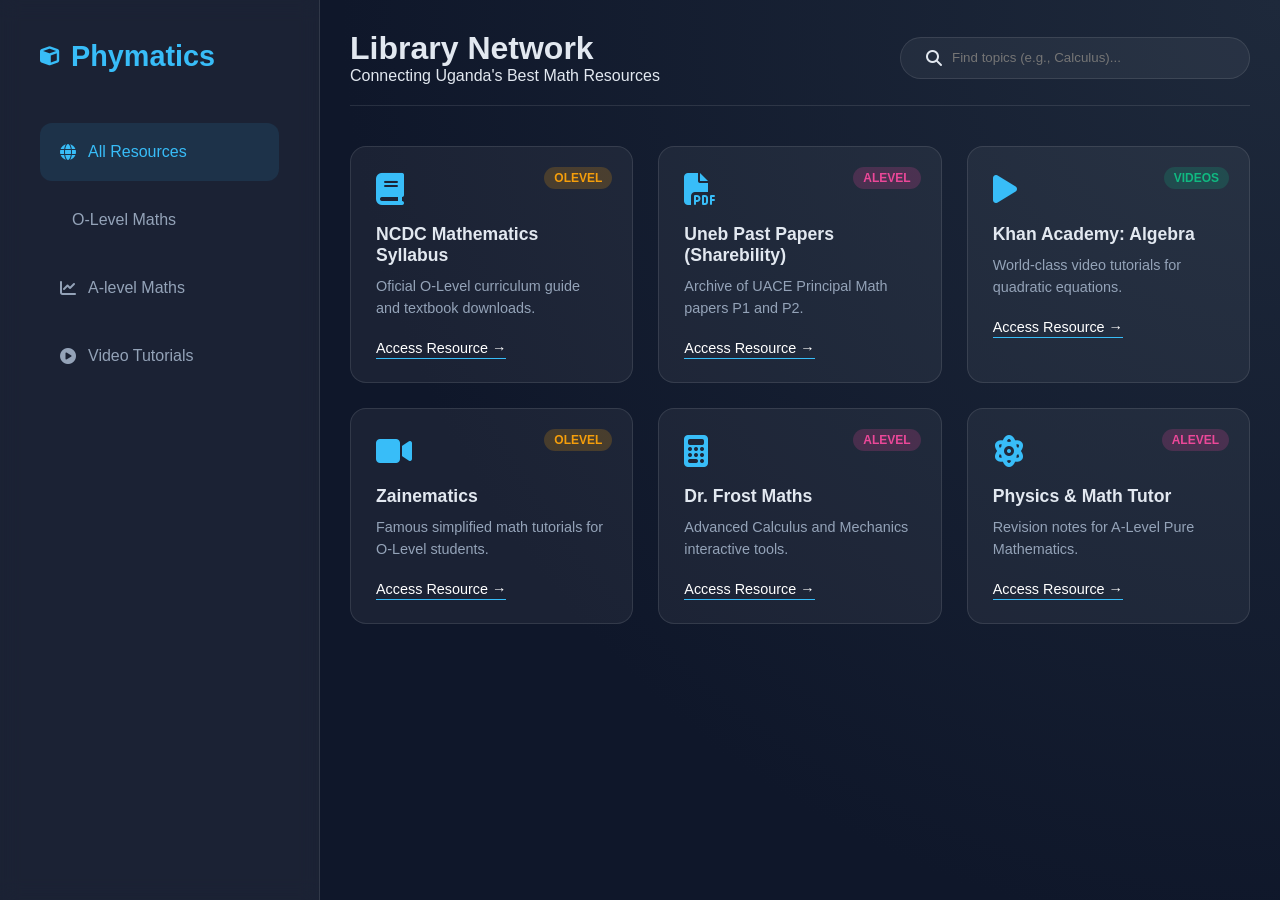
<file: math-lib.html>
<!DOCTYPE html>
<html lang="en">
<head>
    <meta charset="UTF-8">
    <meta name="viewport" content="width=device-width, initial-scale=1.0">
    <title>Phymatics Math Portal</title>
    <link rel="stylesheet" href="math.css">
    <!-- Icons -->
    <link rel="stylesheet" href="https://cdnjs.cloudflare.com/ajax/libs/font-awesome/6.4.0/css/all.min.css">
</head>
<body>

    <!-- LEFT SIDEBAR -->
    <nav class="glass-sidebar">
        <div class="brand">
            <i class="fas fa-cube"> </i>
            <h2>Phymatics</h2>           
        </div>

        <div class="menu">
            <button class="nav-btn active" onclick="filterResources('all', this)">
                <i class="fas fa-globe"></i> All Resources
            </button>
            <button class="nav-btn" onclick="filterResources('olevel', this)">
                <i class="fas fa-shape"></i> O-Level Maths
            </button>
            <button class="nav-btn" onclick="filterResources('alevel', this)">
                <i class="fas fa-chart-line"></i> A-level Maths
            </button>
            <button class="nav-btn" onclick="filterResources('videos', this)">
                <i class="fas fa-play-circle"></i> Video Tutorials
            </button>
        </div>
    </nav>

    <!-- MAIN CONTENT -->
    <main class="main-view">
        <!-- Top Bar -->
        <header class="glass-header">
            <div class="welcome-text">
                <h1>Library Network</h1>
                <p>Connecting Uganda's Best Math Resources</p>
            </div>
            <div class="search-wrapper">
                <i class="fas fa-search"></i>
                <input type="text" id="searchInput" placeholder="Find topics (e.g., Calculus)..." onkeyup="searchLibrary()">
            </div>
        </header>

        <!-- Resource Grid -->
        <div id="resourceGrid" class="grid-container">
            <!-- JavaScript will put cards here -->
            <h2 style="color:white">Loading Resources...</h2>
        </div>
    </main>

    <script src="math.js"></script>
</body>
</html>
</file>
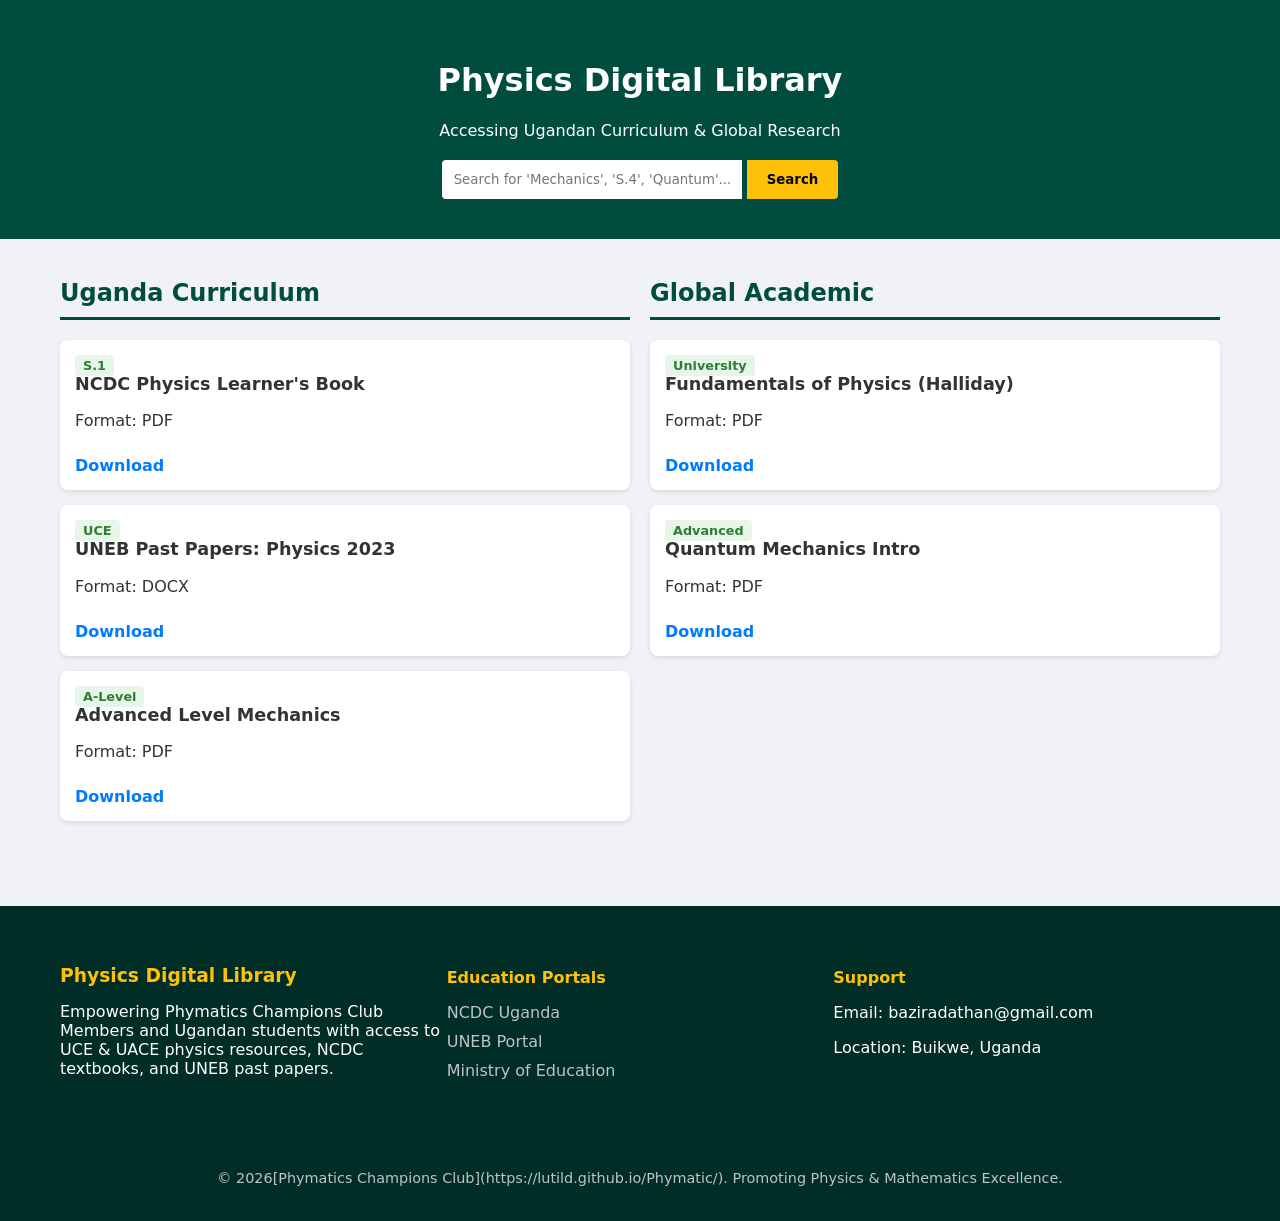
<file: physics-lib.html>
<!DOCTYPE html>
<html lang="en">
<head>
    <meta charset="UTF-8">
    <meta name="viewport" content="width=device-width, initial-scale=1.0">
    <title>Uganda Physics Digital Library</title>
    <style>
        * { box-sizing: border-box; font-family: system-ui, -apple-system, BlinkMacSystemFont, 'Segoe UI', Roboto, Oxygen, Ubuntu, Cantarell, 'Open Sans', 'Helvetica Neue', sans-serif;  }
        body { background-color: #f0f2f5; margin: 0; padding: 0; color: #333; }

        header { background: #004d40; color: white; padding: 40px 20px; text-align: center; }
        .search-box { margin-top: 20px; }
        .search-box input { padding: 12px; width: 300px; border: none; border-radius: 4px 0 0 4px; }
        .search-box button { padding: 12px 20px; border: none; background: #ffc107; cursor: pointer; border-radius: 0 4px 4px 0; font-weight: bold; }

        .container { display: flex; flex-wrap: wrap; gap: 20px; padding: 20px; max-width: 1200px; margin: auto; }
        .column { flex: 1; min-width: 35px; }
        h2 { border-bottom: 3px solid #004d40; padding-bottom: 10px; color: #004d40; }

        .book-card { background: white; padding: 15px; margin-bottom: 15px; border-radius: 8px; box-shadow: 0 2px 5px rgba(0,0,0,0.1); transition: 0.3s; }
        .book-card:hover { transform: translateY(-5px); }
        .book-card h3 { margin-top: 0; font-size: 1.1rem; }
        .badge { background: #e8f5e9; color: #2e7d32; padding: 3px 8px; border-radius: 4px; font-size: 0.8rem; font-weight: bold; }
        .download-btn { display: inline-block; margin-top: 10px; color: #007bff; text-decoration: none; font-weight: bold; }

        .site-footer {
            background-color: #002d26; /* Darker shade of your header green */
            color: #ffffff;
            padding: 40px 0 20px;
            margin-top: 50px;
        }

        .footer-container {
            display: flex;
            flex-wrap: wrap;
            justify-content: space-around;
            max-width: 1200px;
            margin: 0 auto;
            padding: 0 20px;
        }

        .footer-section {
            flex: 1;
            min-width: 250px;
            margin-bottom: 20px;
        }

        .footer-section h3, .footer-section h4 {
            color: #ffc107; /* UNEB Yellow for highlights */
            margin-bottom: 15px;
        }

        .footer-section ul {
            list-style: none;
            padding: 0;
        }

        .footer-section ul li {
            margin-bottom: 10px;
        }

        .footer-section ul li a {
            color: #bdc3c7;
            text-decoration: none;
            transition: 0.3s;
        }

        .footer-section ul li a:hover {
            color: #ffffff;
            text-decoration: underline;
        }
        .footer-bottom {
            text-align: center;
            border-top: 1px solid rgba(255,255,255.0.1);
            padding-top: 20px;
            margin-top: 20px;
            font-size: 0.9rem;
            color: #bdc3c7;
        }

       
    </style>
</head>
<body>
    
    <header>
        <h1>Physics Digital Library</h1>
        <p>Accessing Ugandan Curriculum & Global Research</p>
        <div class="search-box">
            <input type="text" id="searchInput" placeholder="Search for 'Mechanics', 'S.4', 'Quantum'...">
            <button onclick="searchBooks()">Search</button>
        </div>
    </header>

    <main class="container">
        <!-- Local Section -->
        <section class="column">
            <h2>Uganda Curriculum</h2>
            <div id="local-list" class="book-grid">
                <!-- Javascript will inject books here -->
            </div>
        </section>  
        
        <!-- Global Section -->
        <section class="column">
            <h2>Global Academic</h2>     
            <div id="global-list" class="book-grid">
                <!-- Javascript will inject books here -->
            </div>    
        </section>
    </main>

    <script src="physics.js"></script>
</body>

<footer class="site-footer">
    <div class="footer-container">
        <!-- About Section -->
        <div class="footer-section">
            <h3>Physics Digital Library</h3>
            <p>Empowering Phymatics Champions Club Members and Ugandan students with access to UCE & UACE physics resources, NCDC textbooks, and UNEB past papers.</p>
        </div>

        <!-- Quick Links -->
        <div class="footer-section">
            <h4>Education Portals</h4>
            <ul>
                <li><a href="https://ncdc.go.ug" target="_blank">NCDC Uganda</a></li>
                <li><a href="https://uneb.ac.ug" target="_blank">UNEB Portal</a></li>
                <li><a href="https://education.go.ug" target="_blank">Ministry of Education</a></li>
            </ul>
        </div>

        <!-- Contact Section -->
        <div class="footer-section">
            <h4>Support</h4>
            <p>Email: baziradathan@gmail.com</p>
            <p>Location: Buikwe, Uganda</p>
        </div>
    </div>

    <div class="footer-bottom">
        <p>&copy; 2026[Phymatics Champions Club](https://lutild.github.io/Phymatic/). Promoting Physics & Mathematics Excellence.</p>
    </div>
</footer>
</html>
</file>
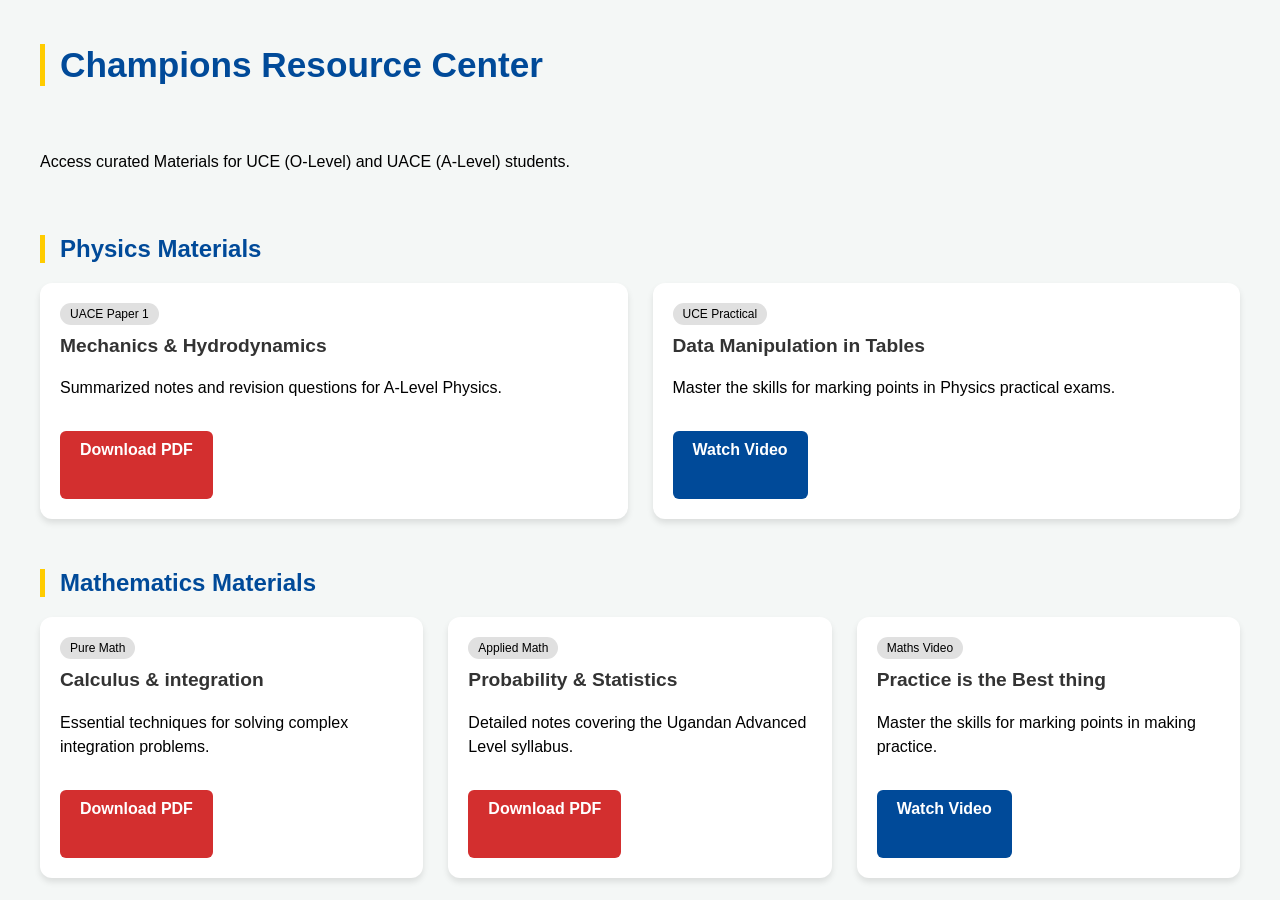
<file: resources.html>
<!DOCTYPE html>
<html lang="en">
<head>
    <meta charset="UTF-8">
    <meta name="viewport" content="width=device-width, initial-scale=1.0">
    <title>Resources | Phymatics Champions Club</title>
    <style>
        /* Base styles */
        body { font-family: 'Segoe UI', Tahoma, Geneva, Verdana, sans-serif; background: #f4f7f6; margin: 0; }
        .container { max-width: 1200px; margin: 0 auto; padding: 40px 20px; }
        h1, h2 { color: #004a99; border-left: 5px solid #ffcc00; padding-left: 15px; }

        /* Grid Layout */
        .resource-grid { display: grid; grid-template-columns: repeat(auto-fit, minmax(280px, 1fr)); gap: 25px; margin-top: 20px; }

        /* Resource Card */
        .card { background: white; border-radius: 12px; padding: 20px; box-shadow: 0 4px 6px rgba(0,0,0,0.1); position: relative; transition: 0.3s; }
        .card:hover { transform: translateY(-5px); box-shadow: 0 8px 15px rgba(0,0,0,0.15); }
        .card h3 { margin-top: 0; font-size: 1.2rem; color: #333; }
        .tag { display: inline-block; background: #e0e0e0; padding: 4px 10px; border-radius: 20px; font-size: 0.75rem; margin-bottom: 10px; }
        
        /* Action Buttons */
        .btn { display: inline-block; padding: 10px 20px; border-radius: 6px; text-decoration: none; font-weight: bold; font-size: 0.9rem; margin-top: 15px; }
        .btn-pdf { background: #d32f2f; color: white; }
        .btn-video { background: #004a99; color: white; }
        .btn:hover { opacity: 0.9; }

        /* =========================================
           MOBILE RESPONSIVE PATCH (Universal Fix)
           =========================================

        /* 1. SCREEN SIZE: TABLETS & PHONES (Below 768px) */
        @media (max-width: 7688px) {

            /* --- LAYOUT RESET --- */
            body {
                flex-direction: column; /* Stack Sidebar on top of Content */
                height: auto; /* Allow scrolling */
                overflow-y: auto;
            }

            /* --- SIDEBAR TRANSFORM (Hamburger or Top Bar) --- */
            .sidebar, .glass.sidebar, nav.sidebar {
                width: 100%; /* Full width */
                height: auto; /* Auto height */
                position: relative;
                padding: 15px;
                flex-direction: row; /* Horizontal items */
                justify-content: space-between;
                align-items: center;
                overflow-x: auto; /* Scroll sideways if menu is long */
                border-right: none;
                border-bottom: 1px solid rgba(255,255,255,0.1);
            }

            /* Hide extra text in sidebar on mobile to save space */
            .sidebar p, .sidebar small, .footer-note {
                display: none;
            }

            /* --- MAIN CONTENT FIXES --- */
            .main-content, .main-view, .legal-container, .container {
                padding: 20px 15px !important; /* Smaller padding */
                width: 100% !important;
            }

            /* --- GRIDS (Forces Single Column) --- */
            .grid, .grid-container, .upload-grid, .container {
                display: flex !important;
                flex-direction: column !important;
                gap: 25px !important;
            }

            /* --- TYPOGRAPHY SCALING --- */
            h1, .champion-title {
                font-size: 2.2rem !important; /* Shrink big titles */
                line-height: 1.2;
            }

            h2 { font-size: 1.5rem !important; }

            p, li {
                font-size: 1rem !important;
                line-height: 1.5;
            }

            /* --- TOUCH TARGETS (Makes buttons finger-friendly) --- */
            button, .btn, .nav-btn, input, select {
                min-height: 48px; /* Apple's recommended touch size */
                font-size: 16px !important; /* Prevents zooming on iPhone */
            }

            /* --- SPECIFIC PAGE FIXES --- */

            /* Fix the "Contact" Grid */
            .contact-item {
                flex-direction: column;
                text-align: center;
            }
            .icon-box { margin: 0 auto 10px auto; }

            /* Fix the "Video Player" */
            .cinema-stage {
                margin-bottom: 20px;
                padding: 10px;
            }

            /* Fix the "Upload Zone" */
            .drop-zone, .drop-box {
                height: 150px; /* Shorter on phone */
            }
        }

        /* 2. EXTRA SMALL PHONES (Below 400px) */
        @media (max-width: 400px) {
            .logo { font-size: 1.2rem; }
            h1 { font-size: 1.8rem !important; }
            .sidebar { flex-wrap: wrap; } /* Allow menu to wrap lines */

            /* 1. Hide Desktop Nav */
            .desktop-nav { display: none; }

            /* 2. Show Mobile Toggle Button */
            .mobile-toggle { display: block; }

            /* 3. Adjust Logo Size */
            .logo { font-size: 1.3rem; }

            /* 4. Container Padding */
            .nav-container { padding: 0 15px; }
        }
    </style>
</head>
<body>
    

    <div class="container">
        <h1>Champions Resource Center</h1>
        <p>Access curated Materials for UCE (O-Level) and UACE (A-Level) students.</p>

        <!-- Physics Section -->
        <section>
            <h2>Physics Materials</h2>
            <div class="resource-grid">
                <!-- Resource 1: PDF -->
                <div class="card">
                    <span class="tag">UACE Paper 1</span> 
                    <h3>Mechanics & Hydrodynamics</h3>
                    <p>Summarized notes and revision questions for A-Level Physics.</p>
                    <a href="doc/physics/a level physics paper1 notes mechanics modern physics and heat energy.pdf" class="btn btn-pdf">Download PDF</a>
                </div>

                <!-- Resource 2: Video -->
                <div class="card">
                    <span class="tag">UCE Practical</span>
                    <h3>Data Manipulation in Tables</h3>
                    <p>Master the skills for marking points in Physics practical exams.</p>
                    <a href="https://www.youtube.com/watch?v=hPtp5ZuXmRc" class="btn btn-video">Watch Video</a>
                </div>
            </div>

            <!-- Mathematics Section -->
            <section style="margin-top: 50px;">
                <h2>Mathematics Materials</h2>
                <div class="resource-grid">
                    <div class="card">
                        <span class="tag">Pure Math</span>
                        <h3>Calculus & integration</h3>
                        <p>Essential techniques for solving complex integration problems.</p>
                        <a href="doc/mathematics/subsidiary mathematics sub math syllabus new a level curruculum by ncdc 2025.pdf" class="btn btn-pdf">Download PDF</a>
                    </div>

                    <div class="card">
                        <span class="tag">Applied Math</span>
                        <h3>Probability & Statistics</h3>
                        <p>Detailed notes covering the Ugandan Advanced Level syllabus.</p>
                        <a href="doc/mathematics/priciples of pure mathematics by kawuma fahad.pdf" class="btn btn-pdf">Download PDF</a>
                    </div>

                     <!-- Resource 2: Video -->
                    <div class="card">
                        <span class="tag">Maths Video</span>
                        <h3>Practice is the Best thing</h3>
                        <p>Master the skills for marking points in making practice.</p>
                        <a href="video/VID_20260314_164155_044.mp4" class="btn btn-video">Watch Video</a>
                    </div>

                     
                </div>
            </section>
        </section>
    </div>
</body>
</html>
</file>
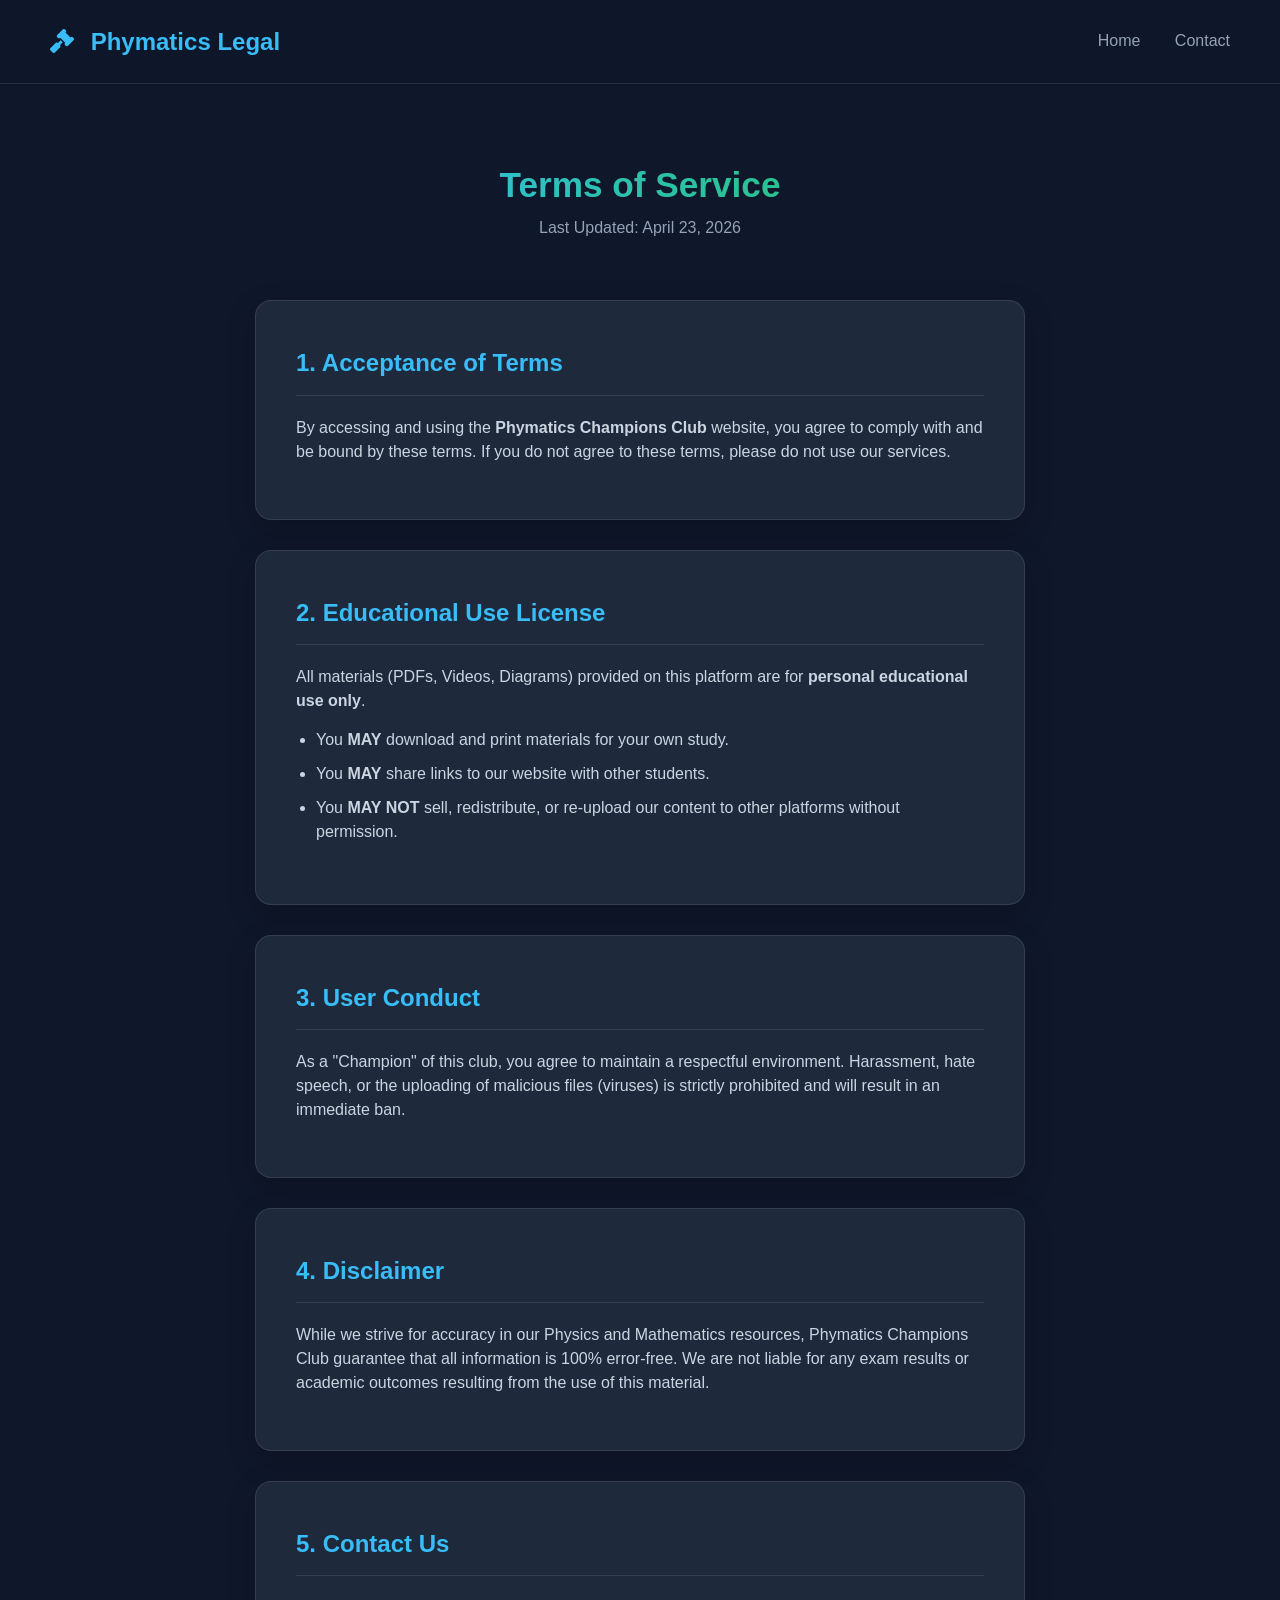
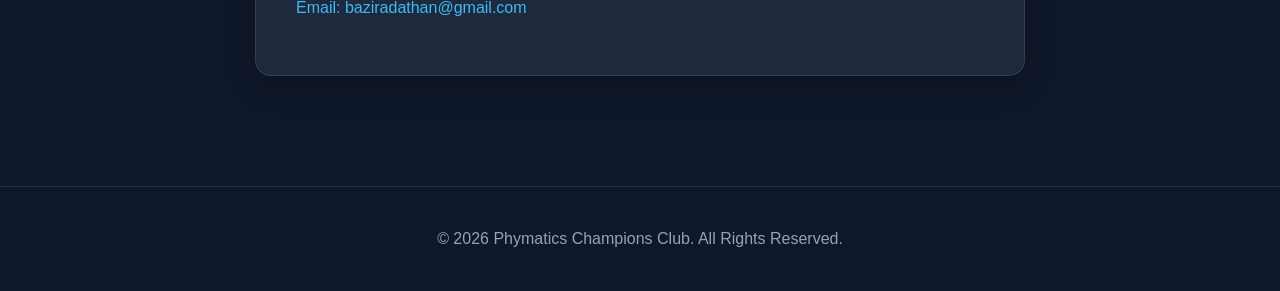
<file: terms.html>
<!DOCTYPE html>
<html lang="en">
<head>
    <meta charset="UTF-8">
    <meta name="viewport" content="width=device-width, initial-scale=1.0">
    <title>Terms of Service | Phymatics</title>
    <link rel="stylesheet" href="https://cdnjs.cloudflare.com/ajax/libs/font-awesome/6.4.0/css/all.min.css">

    <style>
        /* --- THEME CONFIGURATION --- */
        :root {
            --bg: #0f172a;
            --card: #1e293b;
            --border: rgba(255, 255, 255, 0.1);
            --accent: #38bdf8;
            --text-main: #f1f5f9;
            --text-muted: #94a3b8;
        }

        * { margin: 0; padding: 0; box-sizing: border-box; font-family: 'Segoe UI', Tahoma, Geneva, Verdana, sans-serif; }

        body {
            background-color: var(--bg);
            color: var(--text-main);
            line-height: 1.8;
        }

        /* --- NAVIGATION --- */
        .navbar {
            display: flex;
            justify-content: space-between;
            align-items: center;
            padding: 20px 50px;
            background: rgba(15, 23, 42, 0.9);
            border-bottom: 1px solid var(--border);
            position: sticky; top: 0;
            backdrop-filter: blur(10px);
        }

        .brand { font-size: 1.5rem; font-weight: bold; color: var(--accent); }
        .brand i { margin-right: 10px; }

        .nav-link { color: var(--text-muted); text-decoration: none; margin-left: 30px; transition: 0.3s; }
        .nav-link:hover { color: white; }

        /* --- MAIN CONTAINER --- */
        .legal-container {
            max-width: 800px; /* Narrower for better reading */
            margin: 60px auto;
            padding: 0 20px;
        }

        /* --- HEADER --- */
        .page-header { text-align: center; margin-bottom: 60px; }

        .page-header h1 {
            font-size: 3rem;
            background: linear-gradient(90deg, #38bdf8, #22c55e);
            -webkit-background-clip: text;
            -webkit-text-fill-color: transparent;
            margin-bottom: 10px;
        }

        .last-updated { color: var(--text-muted); font-size: 0.9rem; }

        /* --- SECTIONS --- */
        .term-section {
            background: var(--card);
            border: 1px solid var(--border);
            border-radius: 16px;
            padding: 40px;
            margin-bottom: 30px;
            box-shadow: 0 10px 30px rgba(0,0,0,0.2);
        }

        .term-section h2 {
            color: var(--accent);
            font-size: 1.4rem;
            margin-bottom: 20px;
            border-bottom: 1px solid var(--border);
            padding-bottom: 10px;
        }

        .term-section p { color: #cbd5e1; margin-bottom: 15px; }

        .term-section ul { margin-left: 20px; margin-bottom: 20px; color: #cbd5e1; }
        .term-section li { margin-bottom: 10px; }

        /* --- FOOTER --- */
        footer {
            text-align: center;
            padding: 40px;
            border-top: 1px solid var(--border);
            color: var(--text-muted);
            font-size: 0.9rem;
            margin-top: 60px;
        }

        /* =========================================
           MOBILE RESPONSIVE PATCH (Universal Fix)
           =========================================

        /* 1. SCREEN SIZE: TABLETS & PHONES (Below 768px) */
        @media (max-width: 7688px) {

            /* --- LAYOUT RESET --- */
            body {
                flex-direction: column; /* Stack Sidebar on top of Content */
                height: auto; /* Allow scrolling */
                overflow-y: auto;
            }

            /* --- SIDEBAR TRANSFORM (Hamburger or Top Bar) --- */
            .sidebar, .glass.sidebar, nav.sidebar {
                width: 100%; /* Full width */
                height: auto; /* Auto height */
                position: relative;
                padding: 15px;
                flex-direction: row; /* Horizontal items */
                justify-content: space-between;
                align-items: center;
                overflow-x: auto; /* Scroll sideways if menu is long */
                border-right: none;
                border-bottom: 1px solid rgba(255,255,255,0.1);
            }

            /* Hide extra text in sidebar on mobile to save space */
            .sidebar p, .sidebar small, .footer-note {
                display: none;
            }

            /* --- MAIN CONTENT FIXES --- */
            .main-content, .main-view, .legal-container, .container {
                padding: 20px 15px !important; /* Smaller padding */
                width: 100% !important;
            }

            /* --- GRIDS (Forces Single Column) --- */
            .grid, .grid-container, .upload-grid, .container {
                display: flex !important;
                flex-direction: column !important;
                gap: 25px !important;
            }

            /* --- TYPOGRAPHY SCALING --- */
            h1, .champion-title {
                font-size: 2.2rem !important; /* Shrink big titles */
                line-height: 1.2;
            }

            h2 { font-size: 1.5rem !important; }

            p, li {
                font-size: 1rem !important;
                line-height: 1.5;
            }

            /* --- TOUCH TARGETS (Makes buttons finger-friendly) --- */
            button, .btn, .nav-btn, input, select {
                min-height: 48px; /* Apple's recommended touch size */
                font-size: 16px !important; /* Prevents zooming on iPhone */
            }

            /* --- SPECIFIC PAGE FIXES --- */

            /* Fix the "Contact" Grid */
            .contact-item {
                flex-direction: column;
                text-align: center;
            }
            .icon-box { margin: 0 auto 10px auto; }

            /* Fix the "Video Player" */
            .cinema-stage {
                margin-bottom: 20px;
                padding: 10px;
            }

            /* Fix the "Upload Zone" */
            .drop-zone, .drop-box {
                height: 150px; /* Shorter on phone */
            }
        }

        /* 2. EXTRA SMALL PHONES (Below 400px) */
        @media (max-width: 400px) {
            .logo { font-size: 1.2rem; }
            h1 { font-size: 1.8rem !important; }
            .sidebar { flex-wrap: wrap; } /* Allow menu to wrap lines */

            /* 1. Hide Desktop Nav */
            .desktop-nav { display: none; }

            /* 2. Show Mobile Toggle Button */
            .mobile-toggle { display: block; }

            /* 3. Adjust Logo Size */
            .logo { font-size: 1.3rem; }

            /* 4. Container Padding */
            .nav-container { padding: 0 15px; }
        }
    </style>
</head>
<body>
    
    <!-- NAVBAR -->
    <nav class="navbar">
        <div class="brand"><i class="fas fa-gavel"></i> Phymatics Legal</div>
        <div>
            <a href="index.html" class="nav-link">Home</a>
            <a href="contact.html" class="nav-link">Contact</a>
        </div>
    </nav>

    <!-- CONTENT -->
    <div class="legal-container">

        <header class="page-header">
            <h1>Terms of Service</h1>
            <p class="last-updated">Last Updated: April 23, 2026</p>
        </header>

        <!-- Section 1 -->
         <section class="term-section">
            <h2>1. Acceptance of Terms</h2>
            <p>By accessing and using the <strong>Phymatics Champions Club</strong> website, you agree to comply with and be bound by these terms. If you do not agree to these terms, please do not use our services.</p>
         </section>

         <!-- Section 2 -->
        <section class="term-section">
            <h2>2. Educational Use License</h2>
            <p>All materials (PDFs, Videos, Diagrams) provided on this platform are for <strong>personal educational use only</strong>.</p>
            <ul>

                <li>You <strong>MAY</strong> download and print materials for your own study.</li>
                <li>You <strong>MAY</strong> share links to our website with other students.</li>
                <li>You <strong>MAY NOT</strong> sell, redistribute, or re-upload our content to other platforms without permission.</li>
        
            </ul>
        </section>

        <!-- Section 3 -->
        <section class="term-section">
            <h2>3. User Conduct</h2>
            <p>As a "Champion" of this club, you agree to maintain a respectful environment. Harassment, hate speech, or the uploading of malicious files (viruses) is strictly prohibited and will result in an immediate ban.</p>
        </section>

        <!-- Section 4 -->
        <section class="term-section">
            <h2>4. Disclaimer</h2>
            <p>While we strive for accuracy in our Physics and Mathematics resources, Phymatics Champions Club guarantee that all information is 100% error-free. We are not liable for any exam results or academic outcomes resulting from the use of this material.</p>
        </section>

        <!-- Section 5 -->
        <section class="term-section">
            <h2>5. Contact Us</h2>
            <p style="color: var(--accent);">Email: baziradathan@gmail.com</p>
        </section>

    </div>

    <!-- FOOTER -->
    <footer>
        <p>&copy; 2026 Phymatics Champions Club. All Rights Reserved.</p>
    </footer>

</body>
</html>
</file>
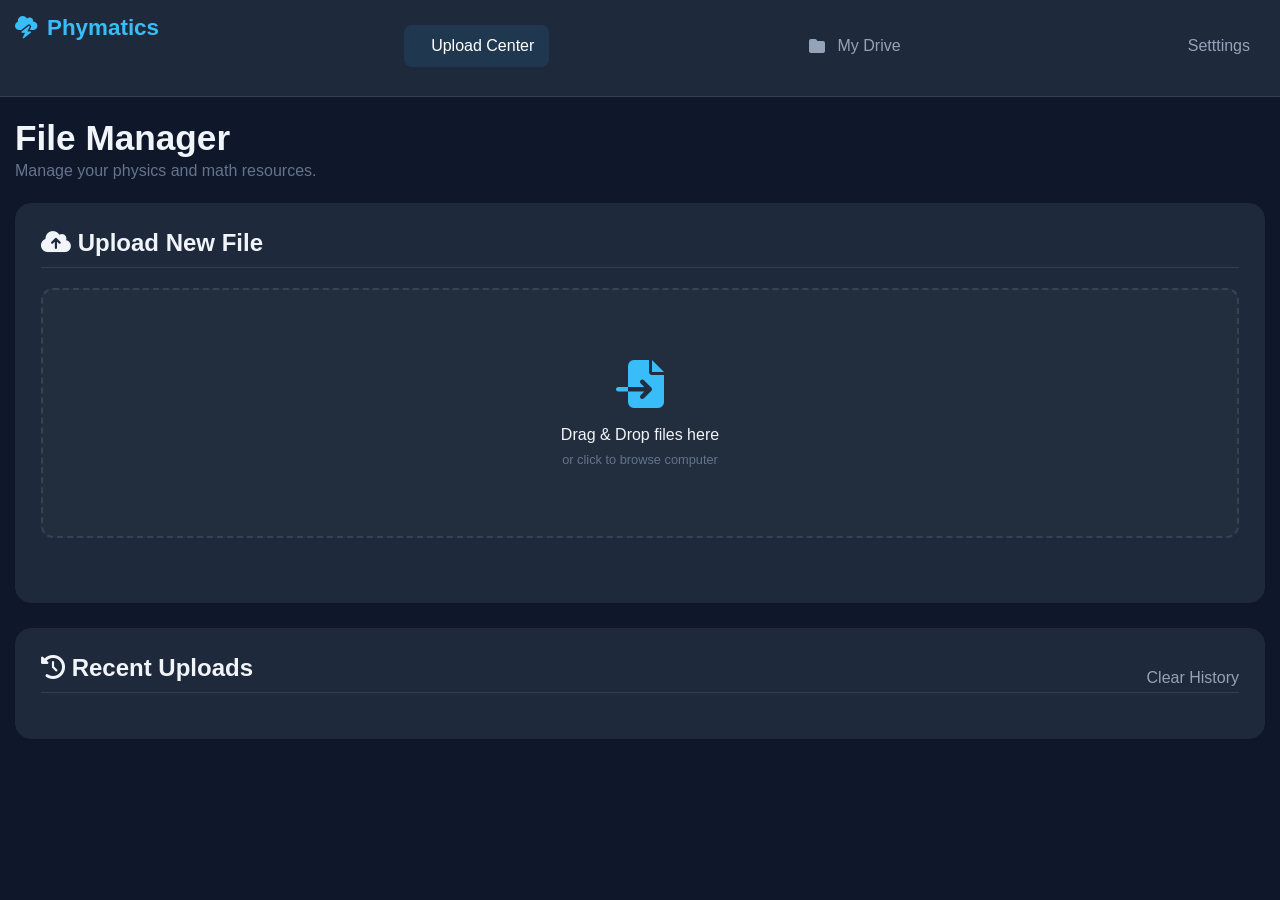
<file: upload.html>
<!DOCTYPE html>
<html lang="en">
<head>
    <meta charset="UTF-8">
    <meta name="viewport" content="width=device-width, initial-scale=1.0">
    <title>Phymatics Manager | Virtual Folder</title>
    <link rel="stylesheet" href="https://cdnjs.cloudflare.com/ajax/libs/font-awesome/6.4.0/css/all.min.css">

    <style>
       /* --- THEME CONFIGURATION --- */
       :root {
          --bg-color: #0f172a;
          --card-color: #1e293b;
          --accent-color: #38bdf8; /* Cyan */
          --text-color: #f1f5f9;
          --border-color: rgba(255,255,255,0.1);
       }

       * { margin: 0; padding: 0; box-sizing: border-box; font-family: 'Segoe UI', Tahoma, Geneva, Verdana, sans-serif; }

       body {
        background-color: var(--bg-color);
        color: var(--text-color);
        height: 100vh;
        display: flex;
        overflow: hidden;
       }

       /* --- SIDEBAR --- */
       .sidebar {
        width: 260px;
        background: var(--card-color);
        border-right: 1px solid var(--border-color);
        padding: 25px;
        display: flex;
        flex-direction: column;
       }

       .brand { font-size: 1.4rem; font-weight: bold; color: var(--accent-color); margin-bottom: 40px; display: flex; align-items: center; gap: 10px; }

       .nav-item {
        padding: 12px 15px;
        color: #94a3b8;
        text-decoration: none;
        border-radius: 8px;
        margin-bottom: 5px;
        display: flex; align-items: center; gap: 12px;
        transition: 0.2s;
       }
       .nav-item:hover, .nav-item.active { background: rgba(56, 189, 248, 0.1); color: white; }

       /* --- MAIN LAYOUT --- */
       .main-content { flex: 1; padding: 30px; overflow-y: auto; }

       .grid-container {
        display: grid;
        grid-template-columns: 1fr 1fr;
        gap: 30px;
        margin-top: 20px;
       }

       /* --- CARDS --- */
       .panel {
        background: var(--card-color);
        border: 1px solid var(--card-color);
        border-radius: 16px;
        padding: 25px;
        height: 100%;
       }

       h2 { font-size: 1.2rem; margin-bottom: 20px; border-bottom: 1px solid var(--border-color); padding-bottom: 10px; }

       /* --- UPLOAD ZONE --- */
       .drop-area {
        border: 2px dashed var(--border-color);
        border-radius: 12px;
        height: 250px;
        display: flex;
        flex-direction: column;
        align-items: center;
        justify-content: center;
        background: rgba(255,255,255,0.02);
        cursor: pointer;
        transition: 0.3s;
       }

       .drop-area:hover {
        border-color: var(--accent-color);
        background: rgba(56, 189, 248, 0.05);
       }

       .drop-area i { font-size: 3rem; color: var(--accent-color); margin-bottom: 15px; }

       /* --- RECENT UPLOADS LIST --- */
       .file-list {
        list-style: none;
        max-height: 400px;
        overflow-y: auto;
       }

       .file-item {
        display: flex;
        align-items: center;
        background: rgba(255,255,255,0.03);
        margin-bottom: 10px;
        padding: 12px;
        border-radius: 8px;
        border: 1px solid transparent;
        transition: 0.2s;
       }
        
       .file-item:hover { border-color: var(--accent-color); transform: translateX(5px); }

       .file-icon {
        width: 40px; height: 40px;
        background: rgba(255,255,255,0.05);
        border-radius: 8px;
        display: flex; align-items: center; justify-content: center;
        margin-right: 15px;
        color: #94a3b8;
       }

       .file-meta { flex: 1; }
       .file-meta h4 { font-size: 0.95rem; color: white; margin-bottom: 3px; }
       .file-meta p { font-size: 0.75rem; color: #64748b; }

       .btn-action {
        background: none; border: none; color: #ef4444;
        cursor: pointer; padding: 8px; opacity: 0.6; transition: 0.2s;
       }
       .btn-action:hover { opacity: 1; background: rgba(239,68,68,0.1); border-radius: 5px; }

       /* Utility */
       .btn-clear {
        float: right;
        background: none; border: none; color: #94a3b8;
        font-size: 0.8rem; cursor: pointer;
       }
       .btn-clear:hover { text-decoration: underline; color: white; }

       /* =========================================
           MOBILE RESPONSIVE PATCH (Universal Fix)
           =========================================

        /* 1. SCREEN SIZE: TABLETS & PHONES (Below 768px) */
        @media (max-width: 7688px) {

            /* --- LAYOUT RESET --- */
            body {
                flex-direction: column; /* Stack Sidebar on top of Content */
                height: auto; /* Allow scrolling */
                overflow-y: auto;
            }

            /* --- SIDEBAR TRANSFORM (Hamburger or Top Bar) --- */
            .sidebar, .glass.sidebar, nav.sidebar {
                width: 100%; /* Full width */
                height: auto; /* Auto height */
                position: relative;
                padding: 15px;
                flex-direction: row; /* Horizontal items */
                justify-content: space-between;
                align-items: center;
                overflow-x: auto; /* Scroll sideways if menu is long */
                border-right: none;
                border-bottom: 1px solid rgba(255,255,255,0.1);
            }

            /* Hide extra text in sidebar on mobile to save space */
            .sidebar p, .sidebar small, .footer-note {
                display: none;
            }

            /* --- MAIN CONTENT FIXES --- */
            .main-content, .main-view, .legal-container, .container {
                padding: 20px 15px !important; /* Smaller padding */
                width: 100% !important;
            }

            /* --- GRIDS (Forces Single Column) --- */
            .grid, .grid-container, .upload-grid, .container {
                display: flex !important;
                flex-direction: column !important;
                gap: 25px !important;
            }

            /* --- TYPOGRAPHY SCALING --- */
            h1, .champion-title {
                font-size: 2.2rem !important; /* Shrink big titles */
                line-height: 1.2;
            }

            h2 { font-size: 1.5rem !important; }

            p, li {
                font-size: 1rem !important;
                line-height: 1.5;
            }

            /* --- TOUCH TARGETS (Makes buttons finger-friendly) --- */
            button, .btn, .nav-btn, input, select {
                min-height: 48px; /* Apple's recommended touch size */
                font-size: 16px !important; /* Prevents zooming on iPhone */
            }

            /* --- SPECIFIC PAGE FIXES --- */

            /* Fix the "Contact" Grid */
            .contact-item {
                flex-direction: column;
                text-align: center;
            }
            .icon-box { margin: 0 auto 10px auto; }

            /* Fix the "Video Player" */
            .cinema-stage {
                margin-bottom: 20px;
                padding: 10px;
            }

            /* Fix the "Upload Zone" */
            .drop-zone, .drop-box {
                height: 150px; /* Shorter on phone */
            }
        }

        /* 2. EXTRA SMALL PHONES (Below 400px) */
        @media (max-width: 400px) {
            .logo { font-size: 1.2rem; }
            h1 { font-size: 1.8rem !important; }
            .sidebar { flex-wrap: wrap; } /* Allow menu to wrap lines */

            /* 1. Hide Desktop Nav */
            .desktop-nav { display: none; }

            /* 2. Show Mobile Toggle Button */
            .mobile-toggle { display: block; }

            /* 3. Adjust Logo Size */
            .logo { font-size: 1.3rem; }

            /* 4. Container Padding */
            .nav-container { padding: 0 15px; }
        }
       
    </style>
</head>
<body>
    
   <nav class="sidebar">
        <div class="brand"><i class="fas fa-cloud-bolt"></i> Phymatics</div>
        <a href="#" class="nav-item active"><i class="fas fa-Upload"></i> Upload Center</a>
        <a href="#" class="nav-item"><i class="fas fa-folder"></i> My Drive</a>
        <a href="#" class="nav-item"><i class="fas fa-cg"></i> Setttings</a>
   </nav>

   <main class="main-content">
    <h1>File Manager</h1>
    <p style="color: #64748b;">Manage your physics and math resources.</p>

    <div class="grid-container">

        <!-- LEFT: UPLOAD ZONE -->
        <div class="panel">
            <h2><i class="fas fa-cloud-upload-alt"></i> Upload New File</h2>
            <div class="drop-area" id="dropZone">
                <i class="fas fa-file-import"></i>
                <p>Drag & Drop files here</p>
                <span style="font-size: 0.8rem; color: #64748b; margin-top: 5px;">or click to browse computer</span>
                <input type="file" id="fileInput" hidden>
            </div>
            <p id="uploadStatus" style="margin-top: 15px; color: var(--accent-color); text-align: center; opacity: 0;">
                <i class="fas fa-spinner fa-spin"></i> Processing...
            </p>
        </div>

        <!-- RIGHT: RECENT UPLOADS LIST -->
        <div class="panel">
            <h2>
                <i class="fas fa-history"></i> Recent Uploads
                <button class="btn-clear" onclick="clearAll()">Clear History</button>
            </h2>

            <!-- THIS IS WHERE FILES APPEAR -->
            <ul class="file-list" id="recentList">
                <!-- Javascript injects items here -->
            </ul>
        </div>
    </div>
   </main>

    <!-- 3. JAVASCRIPT LOGIC -->
    <script>
        // --- SETTING ---
        const DB_NAME = 'phymatics_db_v1';
        const dropZone = document.getElementById('dropZone');
        const fileInput = document.getElementById('fileInput');
        const recentList = document.getElementById('recentList');

        // 1. INITIAL LOAD (Runs when page opens)
        document.addEventListener('DOMContentLoaded', () {
            renderFiles();
        });

        // 2. DRAG & DROP HANDLERS
        dropZone.addEventListener('click', () => fileInput.click());

        dropZone.addEventListener('dragover', (e) => {
            e.preventDefault();
            dropZone.style.background = 'rgba(56,189,248,0.1)';
            dropZone.style.borderColor = '#38bdf8';
        });

        dropZone.addEventListener('dragleave', (e) => {
            dropZone.style.background = 'rgba(255,255,255,,0.02)';
            dropZone.style.borderColor = 'rgba(255,255,255,0.1)';
        });

        dropZone.addEventListener('drop', (e) => {
            e.preventDefault();
            dropZone.style.background = 'rgba(255,255,255,0.02)';
            dropZone.style.borderColor = 'rgba(255,255,255,0.1)';

            if (e.dataTransfer.files.length) {
                saveFile(e.dataTransfer.files[0]);
            }
        });

        fileInput.addEventListener('change', () => {
            if (fileInput.files.length) {
                saveFile(fileInput.files[0]);
            }
        });

        // 3. SAVE FILE LOGIC (The "Brain")
        function saveFile(file) {
            // Show Loading Spinner
            const status = document.getElementById('uploadStatus');
            status.style.opacity = '1';

            // Simulate Network Delay
            setTimeout(() => {
                const newFile = {
                    id: Date.now(),
                    name: file.name,
                    size: (file.size / 1024 / 1024).toFixed(2) + ' MB',
                    type: file.type, // mime type
                    date: new Date().toLocaleTimeString()
                };

                // Get existing array or empty array
                const db = JSON.parse(localStorage.getItem(DB_NAME)) || [];

                // Add to beginning of array
                db.unshift(newFile);

                // Save back to storage
                localStorage.setItem(DB_NAME, JSON.stringify(db));

                // Update UI
                renderFiles();
                status.style.opacity = '0'; // Hide spinner
            }, 800);
        }

        // 4. DISPLAY FILES LOGIC (The Display)
        function renderFiles() {
            const db = JSON.parse(localStorage.getItem(DB_NAME)) || [];
            recentList.innerHTML = ''; // Clear list

            if (db.length === 0) {
                recentList.innerHTML = '<li style="text-align:center; color:#64748b; margin-top:50px;">No files uploaded yet.</li>';
                return;
            }

            db.forEach(file => {
                // Determine Icon
                let icon = 'fa-file';
                let color = '#94a3b8';

                if (file.name.endsWith('.pdf')) { icon = 'fa-file-pdf'; color = '#ef4444'; }
                if (file.name.endsWith('.mp4')) { icon = 'fa-file-video'; color = '#3b82f6'; }
                if (file.name.endsWith('.png')) || file.name.endsWith('.jpg')) { icon = 'fa-file-image'; color = '#10b981'; }

                const html = `
                    <li class="file-item">
                        <div class="file-icon" style="color:${color}">
                            <i class="fas ${icon}"></i>
                        </div>
                        <div class="file-meta">
                            <h4>${file.name}</h4>
                            <p>&{file.size} - Uploaded at ${file.date}</p>
                        </div>
                        <button class="btn-action" onclick="deleteFile(${file.id})">
                            <i class="fas fa-trash"></li>
                        </button>
                    </li>
                `;
                recentList.innerHTML += html;
            });
        }

        // 5. DELETE FILE 
        window.deleteFile = function(id) {
            let db = JSON.parse(localStorage.getItem(DB_NAME)) || [];
            db = db.filter(file => file.id !== id); // Remove item
            localStorage.setItem(DB_NAME, JSON.stringify(db));
            renderFiles(); // Refresh display
        }

        // 6. CLEAR ALL
        window.clearAll = function() {
            if(confirm('Clear entire upload history?')) {
                localStorage.removeItem(DB_NAME);
                renderFiles();
            }
        }
    </script>

</body>
</html>
</file>
<file: math.css>
:root {
    --bg-dark: #0f172a;
    --glass: rgba(255, 255, 255, 0.05);
    --border: rgba(255, 255, 255, 0.1);
    --text: #e2e8f0;
    --accent: #38bdf8; /* Cyan Blue */
}

* { box-sizing: border-box; margin: 0; padding: 0; font-family: 'Segoe UI', Tahoma, Geneva, Verdana, sans-serif; }

body {
    background-color: var(--bg-dark);
    color: var(--text);
    display: flex;
    height: 100vh;
    overflow: hidden;
    background-image: radial-gradient(circle at top right, #1e293b 0%, #0f172a 60%);
}

/* --- SIDEBAR --- */
.glass-sidebar {
    width: 320px; /* increased from */
    background: var(--glass);
    backdrop-filter: blur(10px);
    border-right: 1px solid var(--border);
    padding: 40px;
    display: flex;
    flex-direction: column;
    flex-shrink: 0; /* Prevents sidebar from shrinking on small screens */
}

.brand { display: flex; align-items: center; gap: 12px; margin-bottom: 50px; color: var(--accent); font-size: 1.2rem; }

.nav-btn {
    width: 100%;
    background: transparent;
    border: none;
    color: #94a3b8;
    padding: 20px;
    text-align: left;
    font-size: 1rem;
    cursor: pointer;
    border-radius: 12px;
    margin-bottom: 10px;
    transition: 0.3s;
    display: flex;
    align-items: center;
    gap: 12px;
}

.nav-btn:hover, .nav-btn.active {
    background: rgba(56, 189, 248, 0.1);
    color: var(--accent);
}

/* --- MAIN AREA --- */
.main-view { flex: 1; padding: 30px; overflow-y: auto; }

.glass-header {
    display: flex;
    justify-content: space-between;
    align-items: center;
    margin-bottom: 40px;
    padding-bottom: 20px;
    border-bottom: 1px solid var(--border);
}

.search-wrapper {
    background: var(--glass);
    padding: 12px 25px;
    border-radius: 30px;
    border: 1px solid var(--border);
    display: flex;
    align-items: center;
    width: 350px;
}

.search-wrapper input {
    background: transparent;
    border: none;
    outline: none;
    color: white;
    margin-left: 10px;
    width: 100%;
}

/* --- CARDS --- */
.grid-container {
    display: grid;
    grid-template-columns: repeat(auto-fill, minmax(280px, 1fr));
    gap: 25px;
}

.resource-card {
    background: var(--glass);
    border: 1px solid var(--border);
    border-radius: 16px;
    padding: 25px;
    transition: transform 0.3s;
    position: relative;
    overflow: hidden;
}

.resource-card:hover {
    transform: translateY(-5px);
    border-color: var(--accent);
    background: rgba(255, 255, 255, 0.08);
}

.tag {
    position: absolute;
    top: 20px; right: 20px;
    font-size: 0.75rem;
    padding: 4px 10px;
    border-radius: 20px;
    font-weight: bold;
}

/* Tag Colors */
.olevel { background: rgba(245, 158, 11, 0.2); color: #f59e0b; } /* Orange */
.alevel { background: rgba(236, 72, 153, 0.2); color: #ec4899; } /* Pink */
.videos { background: rgba(16, 185, 129, 0.2); color: #10b981; } /* Green */

.card-icon { font-size: 2rem; margin-bottom: 15px; color: var(--accent); }
.resource-card h3 { font-size: 1.1rem; margin-bottom: 10px; }
.resource-card p { font-size: 0.9rem; color: #94a3b8; line-height: 1.5; margin-bottom: 20px; }

.btn-go {
    text-decoration: none;
    color: white;
    font-size: 0.9rem;
    border-bottom: 1px solid var(--accent);
    padding-bottom: 2px;
}

/
</file>
